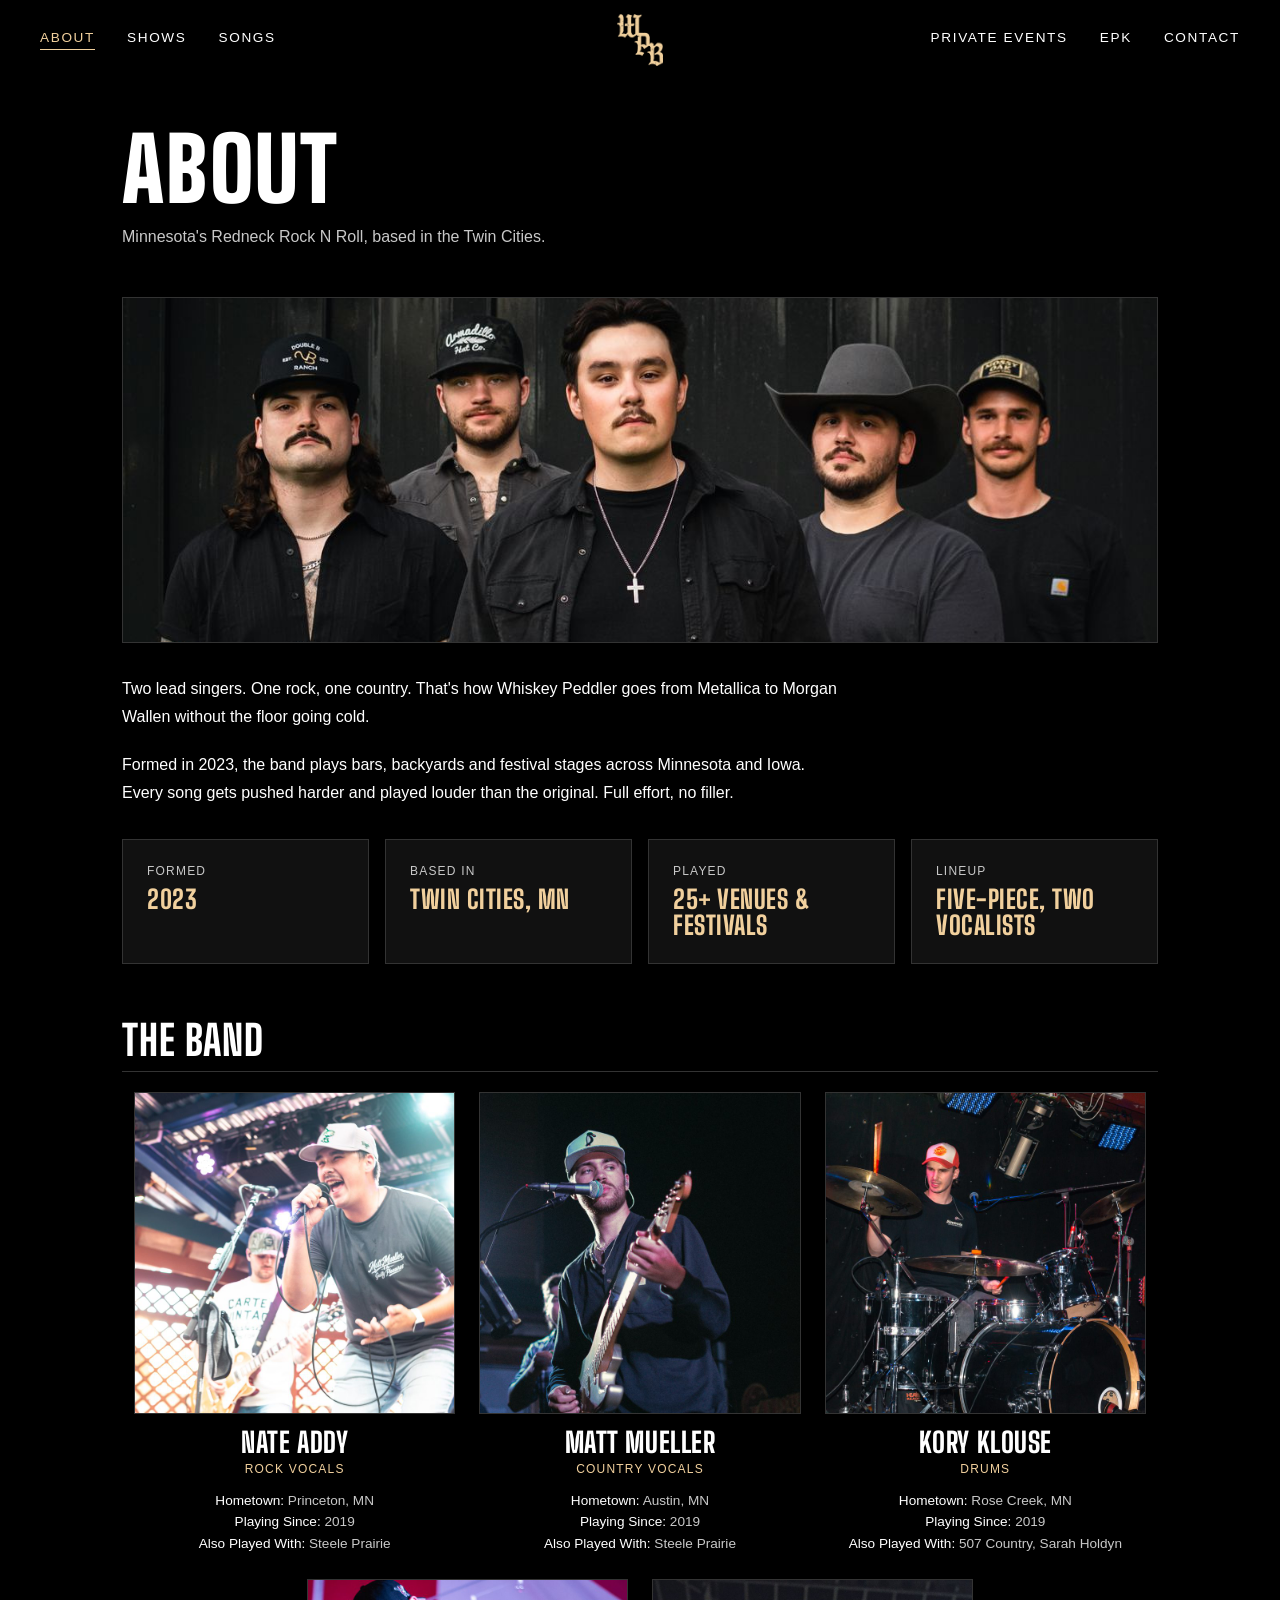
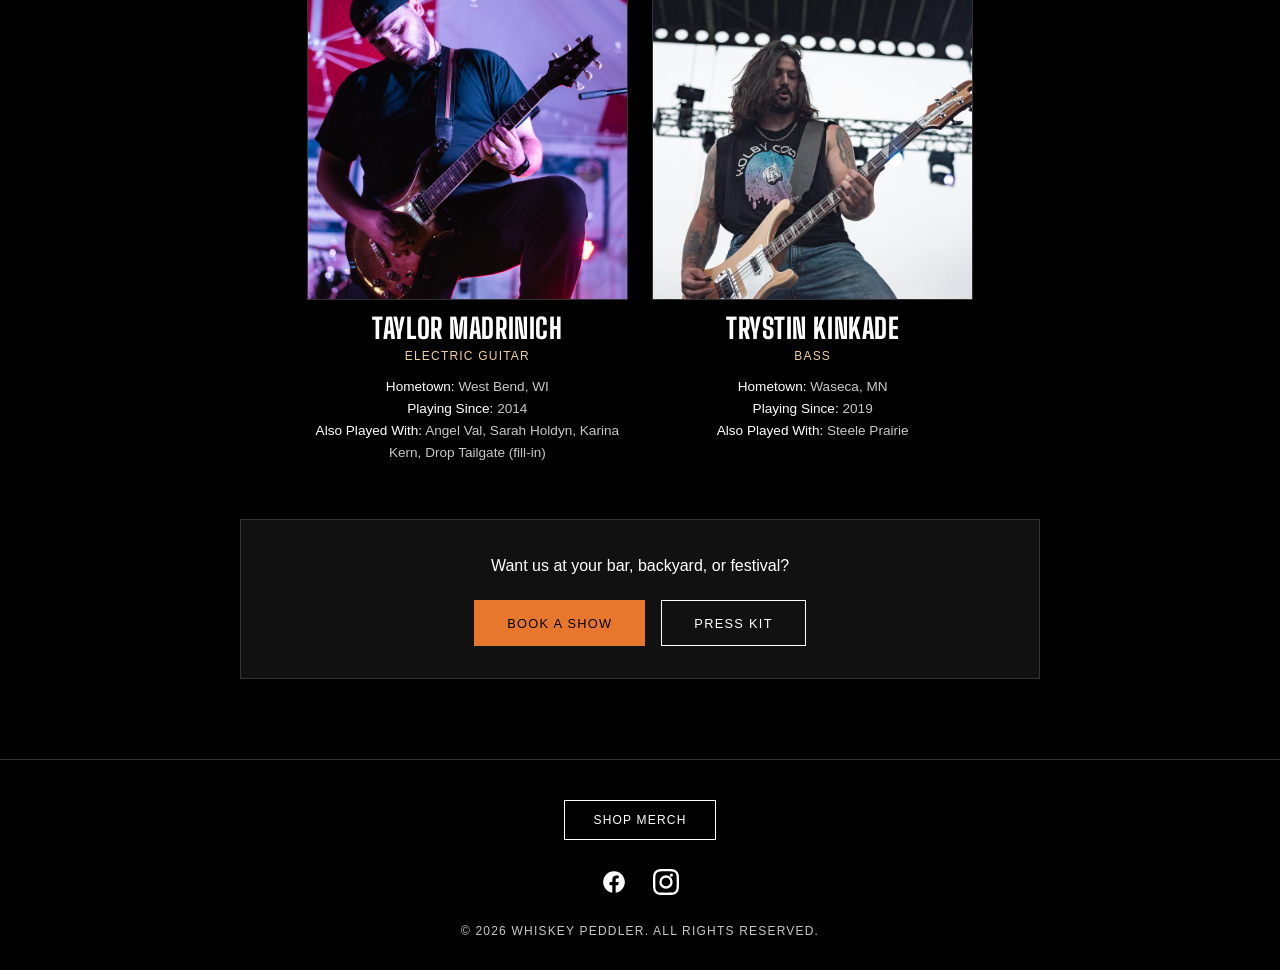
<file: about/index.html>
<!DOCTYPE html>
<html lang="en">
<head>
  <meta charset="UTF-8" />
  <meta name="viewport" content="width=device-width, initial-scale=1.0" />
  <title>About Whiskey Peddler — Twin Cities Cover Band | Redneck Rock N Roll</title>
  <meta name="description" content="Meet Whiskey Peddler, a five-piece Minnesota cover band from the Twin Cities with two lead singers, one rock and one country. Redneck Rock N Roll since 2023." />
  <link rel="canonical" href="https://whiskeypeddlerband.com/about/" />
  <meta property="og:type" content="website" />
  <meta property="og:site_name" content="Whiskey Peddler" />
  <meta property="og:title" content="About Whiskey Peddler — Twin Cities Cover Band | Redneck Rock N Roll" />
  <meta property="og:description" content="Meet Whiskey Peddler, a five-piece Minnesota cover band from the Twin Cities with two lead singers, one rock and one country. Redneck Rock N Roll since 2023." />
  <meta property="og:url" content="https://whiskeypeddlerband.com/about/" />
  <meta property="og:image" content="https://whiskeypeddlerband.com/assets/og-image.jpg" />
  <meta property="og:image:width" content="1200" />
  <meta property="og:image:height" content="630" />
  <meta property="og:image:alt" content="Whiskey Peddler, Minnesota's Redneck Rock N Roll band" />
  <meta name="twitter:card" content="summary_large_image" />
  <link rel="preconnect" href="https://fonts.googleapis.com" />
  <link rel="preconnect" href="https://fonts.gstatic.com" crossorigin />
  <link rel="stylesheet" href="https://fonts.googleapis.com/css2?family=Big+Shoulders+Display:wght@800;900&display=swap" />
  <link rel="stylesheet" href="../css/style.css" />
  <link rel="icon" type="image/png" href="../assets/favicon-64.png" />
  <link rel="apple-touch-icon" href="../assets/apple-touch-icon.png" />
</head>
<body>

  <div id="site-header"></div>

  <main class="page-section">
    <h1 class="page-title">About</h1>
    <p class="page-subtitle">Minnesota's Redneck Rock N Roll, based in the Twin Cities.</p>

    <img class="about-photo"
      src="../assets/hero-1200.jpg"
      srcset="../assets/hero-1200.jpg 1200w, ../assets/hero-2400.jpg 2400w"
      sizes="(max-width: 1100px) 100vw, 1036px"
      alt="Whiskey Peddler: Nate Addy, Matt Mueller, Kory Klouse, Taylor Madrinich and Trystin Kinkade" />

    <p class="body-copy">
      Two lead singers. One rock, one country. That's how Whiskey Peddler goes from Metallica to
      Morgan Wallen without the floor going cold.
    </p>
    <p class="body-copy">
      Formed in 2023, the band plays bars, backyards and festival stages across Minnesota and Iowa.
      Every song gets pushed harder and played louder than the original. Full effort, no filler.
    </p>

    <div class="fact-grid about-facts">
      <div class="fact-card">
        <div class="fact-label">Formed</div>
        <div class="fact-value">2023</div>
      </div>
      <div class="fact-card">
        <div class="fact-label">Based In</div>
        <div class="fact-value">Twin Cities, MN</div>
      </div>
      <div class="fact-card">
        <div class="fact-label">Played</div>
        <div class="fact-value">25+ Venues &amp; Festivals</div>
      </div>
      <div class="fact-card">
        <div class="fact-label">Lineup</div>
        <div class="fact-value">Five-Piece, Two Vocalists</div>
      </div>
    </div>

    <h2 class="section-heading">The Band</h2>
    <div class="member-grid">
      <div class="member-card">
        <img class="member-photo" src="../assets/bandnate.jpg" alt="Nate Addy" loading="lazy" />
        <div class="member-name">Nate Addy</div>
        <div class="member-role">Rock Vocals</div>
        <div class="member-detail">
          <strong>Hometown:</strong> Princeton, MN<br />
          <strong>Playing Since:</strong> 2019<br />
          <strong>Also Played With:</strong> Steele Prairie
        </div>
      </div>
      <div class="member-card">
        <img class="member-photo" src="../assets/bandmatt.jpg" alt="Matt Mueller" loading="lazy" />
        <div class="member-name">Matt Mueller</div>
        <div class="member-role">Country Vocals</div>
        <div class="member-detail">
          <strong>Hometown:</strong> Austin, MN<br />
          <strong>Playing Since:</strong> 2019<br />
          <strong>Also Played With:</strong> Steele Prairie
        </div>
      </div>
      <div class="member-card">
        <img class="member-photo" src="../assets/bandkory.jpg" alt="Kory Klouse" loading="lazy" />
        <div class="member-name">Kory Klouse</div>
        <div class="member-role">Drums</div>
        <div class="member-detail">
          <strong>Hometown:</strong> Rose Creek, MN<br />
          <strong>Playing Since:</strong> 2019<br />
          <strong>Also Played With:</strong> 507 Country, Sarah Holdyn
        </div>
      </div>
      <div class="member-card">
        <img class="member-photo" src="../assets/bandtaylor2.jpg" alt="Taylor Madrinich" loading="lazy" />
        <div class="member-name">Taylor Madrinich</div>
        <div class="member-role">Electric Guitar</div>
        <div class="member-detail">
          <strong>Hometown:</strong> West Bend, WI<br />
          <strong>Playing Since:</strong> 2014<br />
          <strong>Also Played With:</strong> Angel Val, Sarah Holdyn, Karina Kern, Drop Tailgate (fill-in)
        </div>
      </div>
      <div class="member-card">
        <img class="member-photo" src="../assets/bandtrystin.jpg" alt="Trystin Kinkade" loading="lazy" />
        <div class="member-name">Trystin Kinkade</div>
        <div class="member-role">Bass</div>
        <div class="member-detail">
          <strong>Hometown:</strong> Waseca, MN<br />
          <strong>Playing Since:</strong> 2019<br />
          <strong>Also Played With:</strong> Steele Prairie
        </div>
      </div>
    </div>

    <div class="shows-cta">
      <p class="body-copy">Want us at your bar, backyard, or festival?</p>
      <div class="cta-row">
        <a href="../contact/" class="hero-btn">Book a Show</a>
        <a href="../press-kit/" class="hero-btn hero-btn-outline">Press Kit</a>
      </div>
    </div>
  </main>

  <div id="site-footer"></div>

  <script>window.SITE_BASE = "../";</script>
  <script src="../js/main.js"></script>
</body>
</html>
</file>
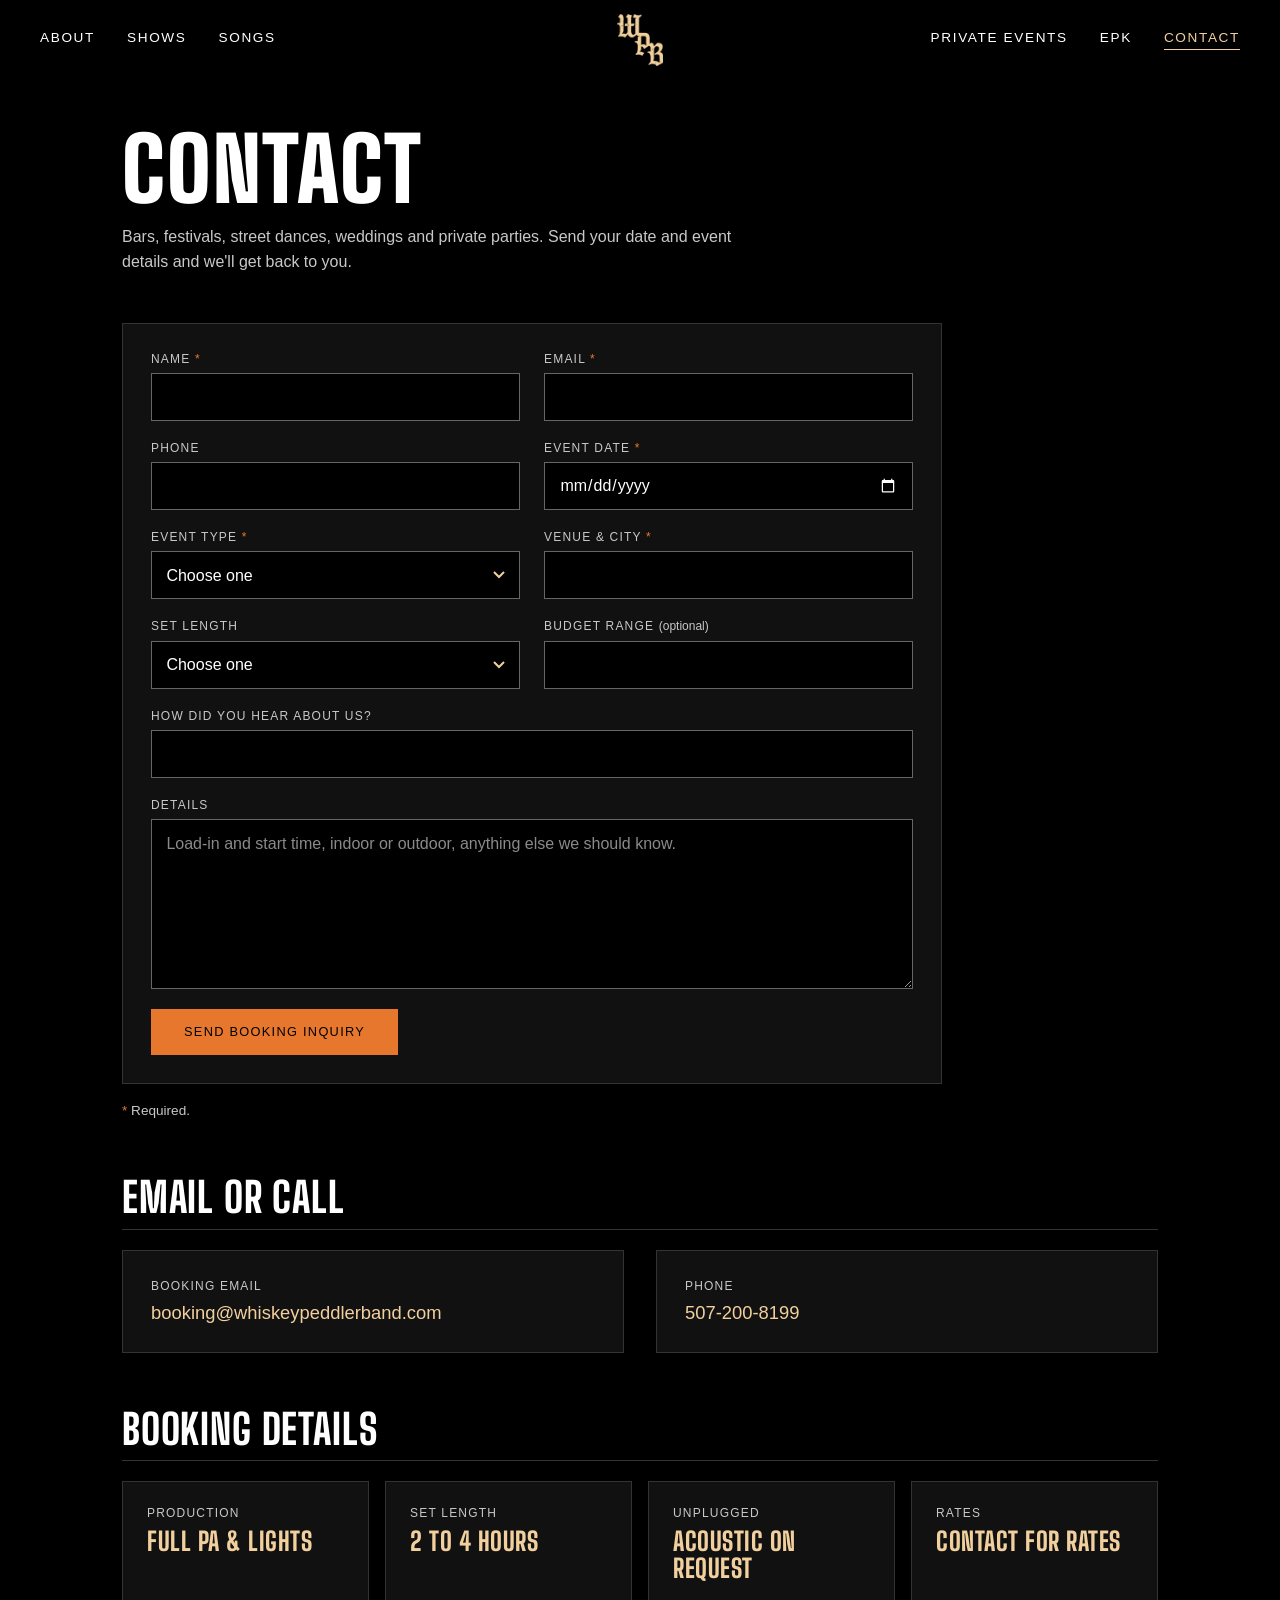
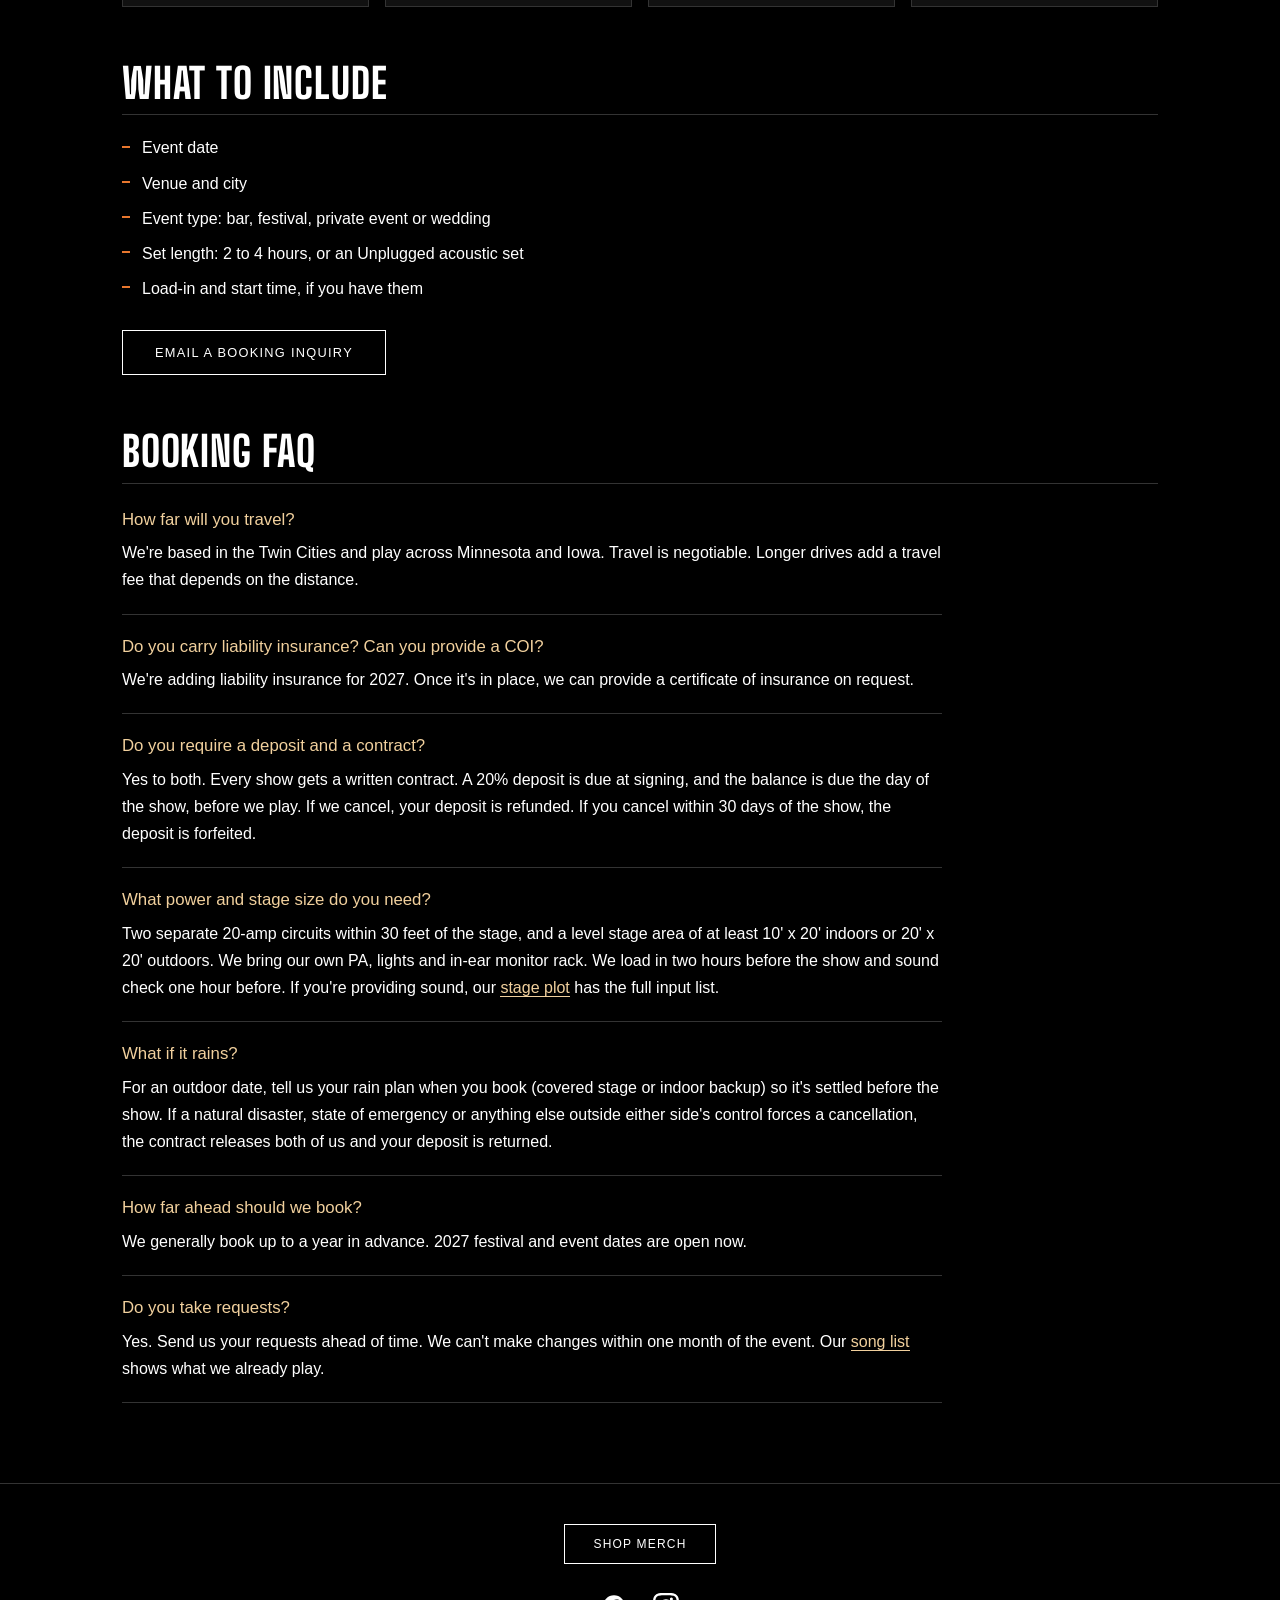
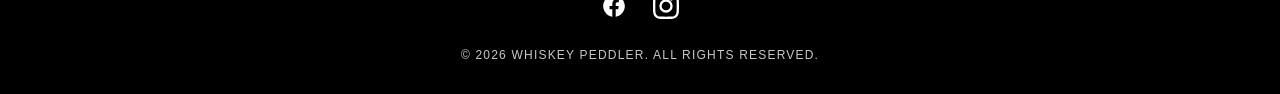
<file: contact/index.html>
<!DOCTYPE html>
<html lang="en">
<head>
  <meta charset="UTF-8" />
  <meta name="viewport" content="width=device-width, initial-scale=1.0" />
  <title>Book Whiskey Peddler — Minnesota Party Band for Festivals &amp; Weddings</title>
  <meta name="description" content="Book Whiskey Peddler, Minnesota's Redneck Rock N Roll cover band, for your bar, festival, street dance, wedding or private party. Send your date and event details." />
  <link rel="canonical" href="https://whiskeypeddlerband.com/contact/" />
  <meta property="og:type" content="website" />
  <meta property="og:site_name" content="Whiskey Peddler" />
  <meta property="og:title" content="Book Whiskey Peddler — Minnesota Party Band for Festivals &amp; Weddings" />
  <meta property="og:description" content="Book Whiskey Peddler, Minnesota's Redneck Rock N Roll cover band, for your bar, festival, street dance, wedding or private party. Send your date and event details." />
  <meta property="og:url" content="https://whiskeypeddlerband.com/contact/" />
  <meta property="og:image" content="https://whiskeypeddlerband.com/assets/og-image.jpg" />
  <meta property="og:image:width" content="1200" />
  <meta property="og:image:height" content="630" />
  <meta property="og:image:alt" content="Whiskey Peddler, Minnesota's Redneck Rock N Roll band" />
  <meta name="twitter:card" content="summary_large_image" />
  <link rel="preconnect" href="https://fonts.googleapis.com" />
  <link rel="preconnect" href="https://fonts.gstatic.com" crossorigin />
  <link rel="stylesheet" href="https://fonts.googleapis.com/css2?family=Big+Shoulders+Display:wght@800;900&display=swap" />
  <link rel="stylesheet" href="../css/style.css" />
  <link rel="icon" type="image/png" href="../assets/favicon-64.png" />
  <link rel="apple-touch-icon" href="../assets/apple-touch-icon.png" />
</head>
<body>

  <div id="site-header"></div>

  <main class="page-section">
    <h1 class="page-title">Contact</h1>
    <p class="page-subtitle">Bars, festivals, street dances, weddings and private parties. Send your date and event details and we'll get back to you.</p>

    <!-- Thank-you message: shown by the script at the bottom when the URL has ?success=true -->
    <div id="success-message" class="form-success" hidden>
      <h2>Inquiry Sent</h2>
      <p>Thanks. Your booking inquiry is in. We'll reply to the email you gave us. If it's time-sensitive, call <a href="tel:15072008199">507-200-8199</a>.</p>
    </div>

    <div id="booking-form-wrap">
      <form id="booking-form" class="booking-form" action="https://api.staticforms.dev/submit" method="post">
        <!-- StaticForms API key: submissions go to the email on that StaticForms account -->
        <input type="hidden" name="apiKey" value="sf_18e8a7ff0596a0c0f5dc5132" />
        <input type="hidden" name="subject" value="New Whiskey Peddler Booking Inquiry" />
        <!-- Reply-to: StaticForms uses the "email" field below -->
        <input type="hidden" name="redirectTo" value="https://whiskeypeddlerband.com/contact/?success=true" />

        <!-- Honeypot: hidden from people, filled in by bots -->
        <input type="text" name="honeypot" style="display:none" tabindex="-1" autocomplete="off" aria-hidden="true" />

        <div class="form-field">
          <label for="bf-name">Name <span class="req">*</span></label>
          <input id="bf-name" type="text" name="name" autocomplete="name" required />
        </div>
        <div class="form-field">
          <label for="bf-email">Email <span class="req">*</span></label>
          <input id="bf-email" type="email" name="email" autocomplete="email" required />
        </div>
        <div class="form-field">
          <label for="bf-phone">Phone</label>
          <input id="bf-phone" type="tel" name="phone" autocomplete="tel" />
        </div>
        <div class="form-field">
          <label for="bf-date">Event date <span class="req">*</span></label>
          <input id="bf-date" type="date" name="event_date" required />
        </div>
        <div class="form-field">
          <label for="bf-type">Event type <span class="req">*</span></label>
          <select id="bf-type" name="event_type" required>
            <option value="" selected disabled>Choose one</option>
            <option value="Bar" data-key="bar">Bar</option>
            <option value="Festival or town celebration" data-key="festival">Festival or town celebration</option>
            <option value="Private party" data-key="private-party">Private party</option>
            <option value="Wedding" data-key="wedding">Wedding</option>
            <option value="Corporate" data-key="corporate">Corporate</option>
            <option value="Other" data-key="other">Other</option>
          </select>
        </div>
        <div class="form-field">
          <label for="bf-venue">Venue &amp; city <span class="req">*</span></label>
          <input id="bf-venue" type="text" name="venue_and_city" required />
        </div>
        <div class="form-field">
          <label for="bf-set">Set length</label>
          <select id="bf-set" name="set_length">
            <option value="" selected>Choose one</option>
            <option>2 hours</option>
            <option>3 hours</option>
            <option>4 hours</option>
            <option>Unplugged acoustic</option>
            <option>Not sure</option>
          </select>
        </div>
        <div class="form-field">
          <label for="bf-budget">Budget range <span class="optional">(optional)</span></label>
          <input id="bf-budget" type="text" name="budget_range" />
        </div>
        <div class="form-field full">
          <label for="bf-heard">How did you hear about us?</label>
          <input id="bf-heard" type="text" name="heard_about_us" />
        </div>
        <div class="form-field full">
          <label for="bf-details">Details</label>
          <textarea id="bf-details" name="message" rows="6" placeholder="Load-in and start time, indoor or outdoor, anything else we should know."></textarea>
        </div>
        <div class="form-actions">
          <button type="submit" class="hero-btn">Send Booking Inquiry</button>
        </div>
      </form>
      <p class="form-note"><span class="req">*</span> Required.</p>
    </div>

    <h2 class="section-heading">Email or Call</h2>
    <div class="contact-grid">
      <div class="contact-card">
        <div class="contact-label">Booking Email</div>
        <div class="contact-value">
          <a href="mailto:booking@whiskeypeddlerband.com">booking@whiskeypeddlerband.com</a>
        </div>
      </div>
      <div class="contact-card">
        <div class="contact-label">Phone</div>
        <div class="contact-value">
          <a href="tel:15072008199">507-200-8199</a>
        </div>
      </div>
    </div>

    <h2 class="section-heading">Booking Details</h2>
    <div class="fact-grid">
      <div class="fact-card">
        <div class="fact-label">Production</div>
        <div class="fact-value">Full PA &amp; Lights</div>
      </div>
      <div class="fact-card">
        <div class="fact-label">Set Length</div>
        <div class="fact-value">2 to 4 Hours</div>
      </div>
      <div class="fact-card">
        <div class="fact-label">Unplugged</div>
        <div class="fact-value">Acoustic on Request</div>
      </div>
      <div class="fact-card">
        <div class="fact-label">Rates</div>
        <div class="fact-value">Contact for Rates</div>
      </div>
    </div>

    <h2 class="section-heading">What to Include</h2>
    <ul class="include-list">
      <li>Event date</li>
      <li>Venue and city</li>
      <li>Event type: bar, festival, private event or wedding</li>
      <li>Set length: 2 to 4 hours, or an Unplugged acoustic set</li>
      <li>Load-in and start time, if you have them</li>
    </ul>
    <a href="mailto:booking@whiskeypeddlerband.com?subject=Booking%20Inquiry%20-%20Whiskey%20Peddler&amp;body=Event%20date%3A%0AVenue%20/%20city%3A%0AEvent%20type%20%28bar%2C%20festival%2C%20private%20event%2C%20wedding%29%3A%0ASet%20length%20%282-4%20hours%29%20or%20Unplugged%20acoustic%20set%3A%0ALoad-in%20/%20start%20time%3A%0AYour%20name%20%26%20phone%3A%0A" class="hero-btn hero-btn-outline">Email a Booking Inquiry</a>

    <h2 class="section-heading" id="faq">Booking FAQ</h2>
    <div class="faq-list">
      <div class="faq-item">
        <h3>How far will you travel?</h3>
        <p>We're based in the Twin Cities and play across Minnesota and Iowa. Travel is negotiable. Longer drives add a travel fee that depends on the distance.</p>
      </div>
      <div class="faq-item">
        <h3>Do you carry liability insurance? Can you provide a COI?</h3>
        <p>We're adding liability insurance for 2027. Once it's in place, we can provide a certificate of insurance on request.</p>
      </div>
      <div class="faq-item">
        <h3>Do you require a deposit and a contract?</h3>
        <p>Yes to both. Every show gets a written contract. A 20% deposit is due at signing, and the balance is due the day of the show, before we play. If we cancel, your deposit is refunded. If you cancel within 30 days of the show, the deposit is forfeited.</p>
      </div>
      <div class="faq-item">
        <h3>What power and stage size do you need?</h3>
        <p>Two separate 20-amp circuits within 30 feet of the stage, and a level stage area of at least 10' x 20' indoors or 20' x 20' outdoors. We bring our own PA, lights and in-ear monitor rack. We load in two hours before the show and sound check one hour before. If you're providing sound, our <a href="../assets/Whiskey%20Peddler%20Stage%20Plot.pdf" target="_blank" rel="noopener">stage plot</a> has the full input list.</p>
      </div>
      <div class="faq-item">
        <h3>What if it rains?</h3>
        <p>For an outdoor date, tell us your rain plan when you book (covered stage or indoor backup) so it's settled before the show. If a natural disaster, state of emergency or anything else outside either side's control forces a cancellation, the contract releases both of us and your deposit is returned.</p>
      </div>
      <div class="faq-item">
        <h3>How far ahead should we book?</h3>
        <p>We generally book up to a year in advance. 2027 festival and event dates are open now.</p>
      </div>
      <div class="faq-item">
        <h3>Do you take requests?</h3>
        <p>Yes. Send us your requests ahead of time. We can't make changes within one month of the event. Our <a href="../songs/">song list</a> shows what we already play.</p>
      </div>
    </div>
  </main>

  <div id="site-footer"></div>

  <script>window.SITE_BASE = "../";</script>
  <script src="../js/main.js"></script>
  <script>
    /* BOOKING FORM: thank-you swap + event-type preselect */
    (function () {
      var params = new URLSearchParams(window.location.search);

      // After StaticForms redirects back with ?success=true, swap the form for the thank-you message.
      if (params.get('success') === 'true') {
        var wrap = document.getElementById('booking-form-wrap');
        var success = document.getElementById('success-message');
        if (wrap) wrap.hidden = true;
        if (success) success.hidden = false;
        return;
      }

      // Preselect the event type from links like /contact/?type=wedding
      var type = params.get('type');
      var select = document.getElementById('bf-type');
      if (type && select) {
        var option = select.querySelector('option[data-key="' + type.replace(/[^a-z-]/g, '') + '"]');
        if (option) select.value = option.value;
      }
    })();
  </script>
</body>
</html>
</file>
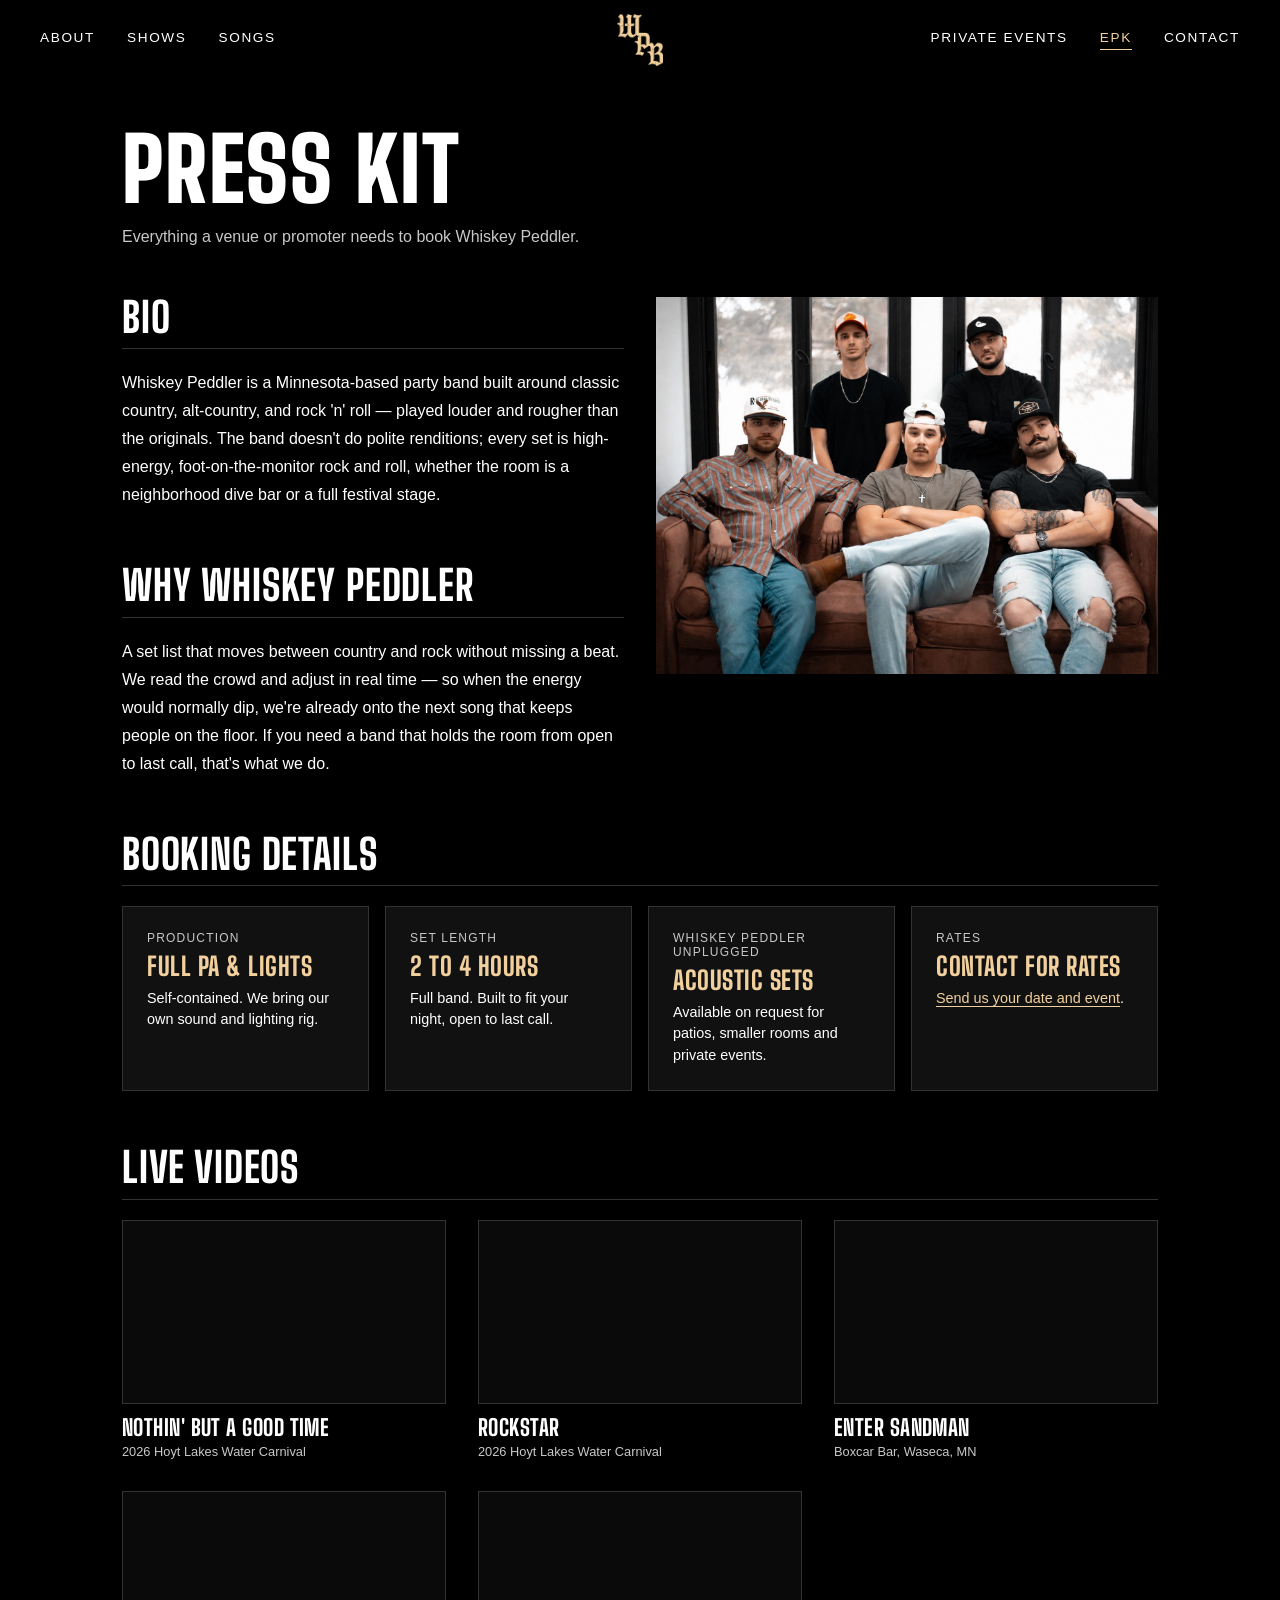
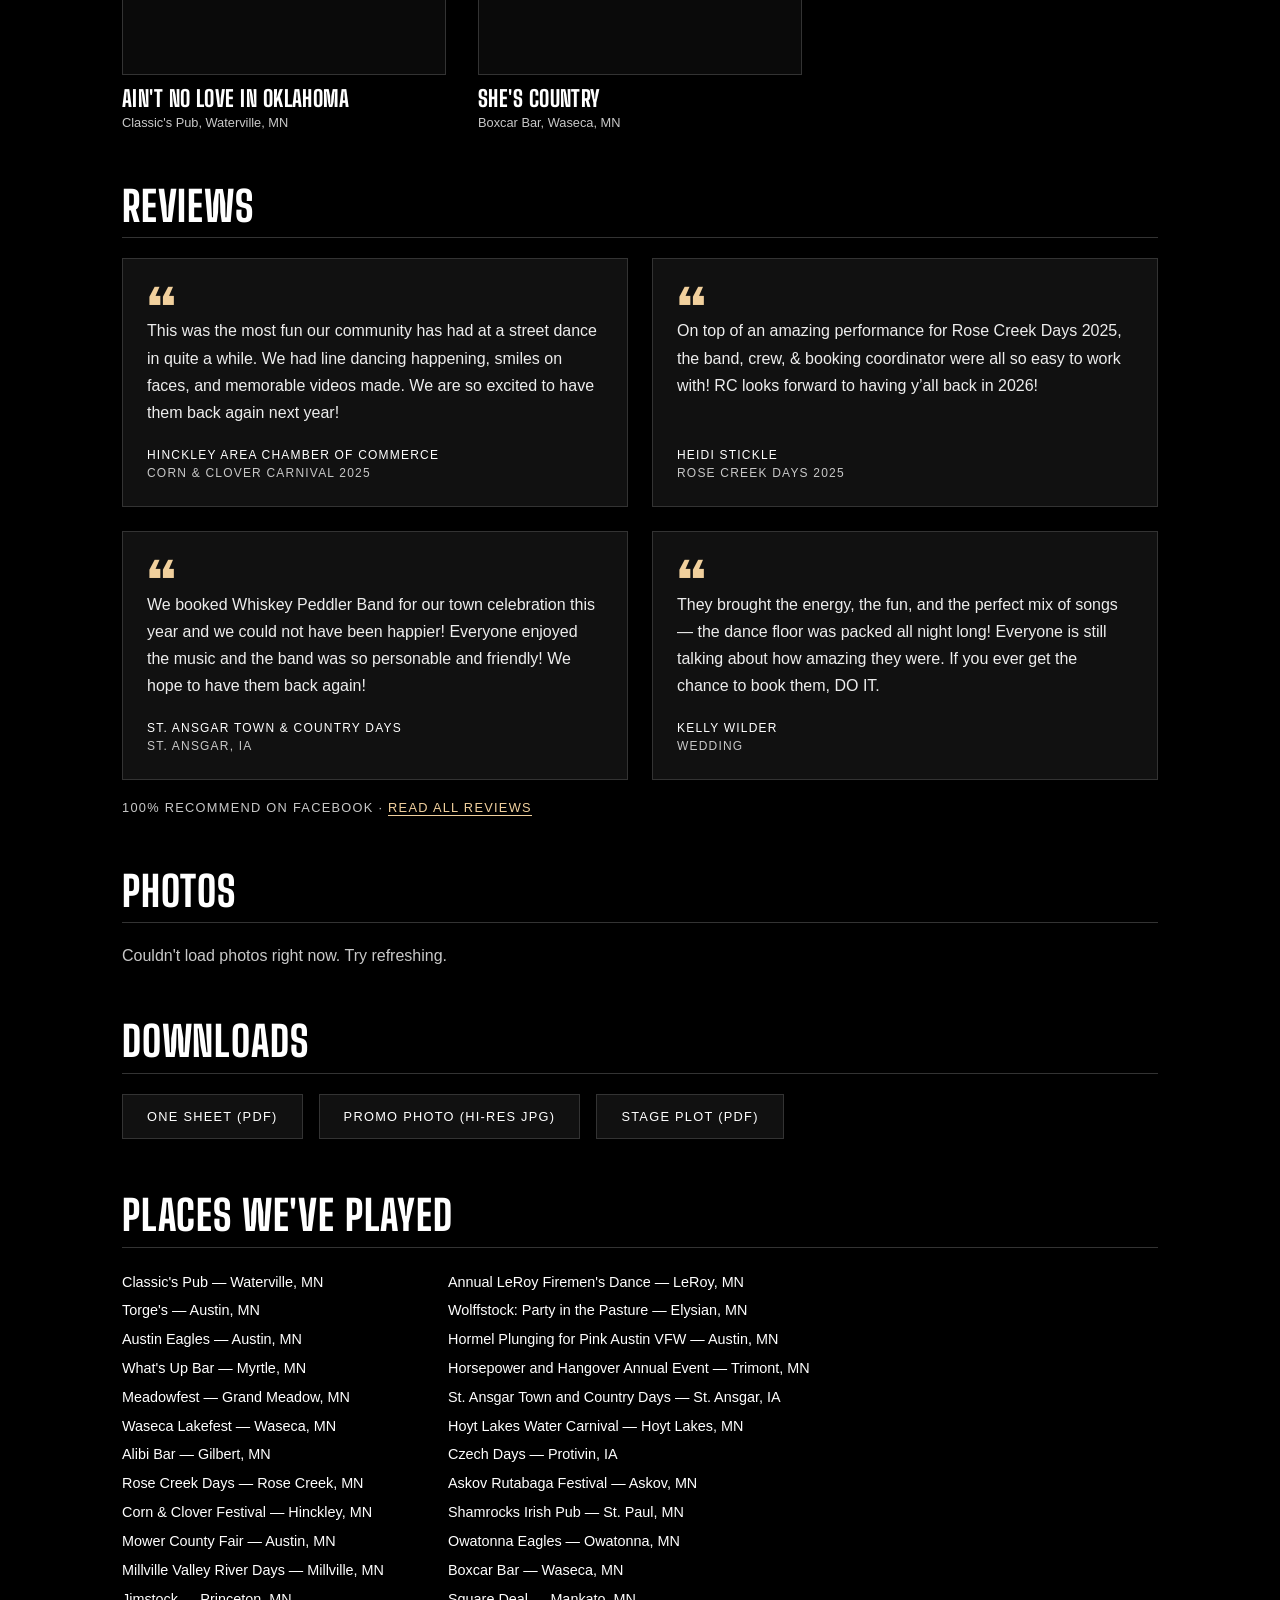
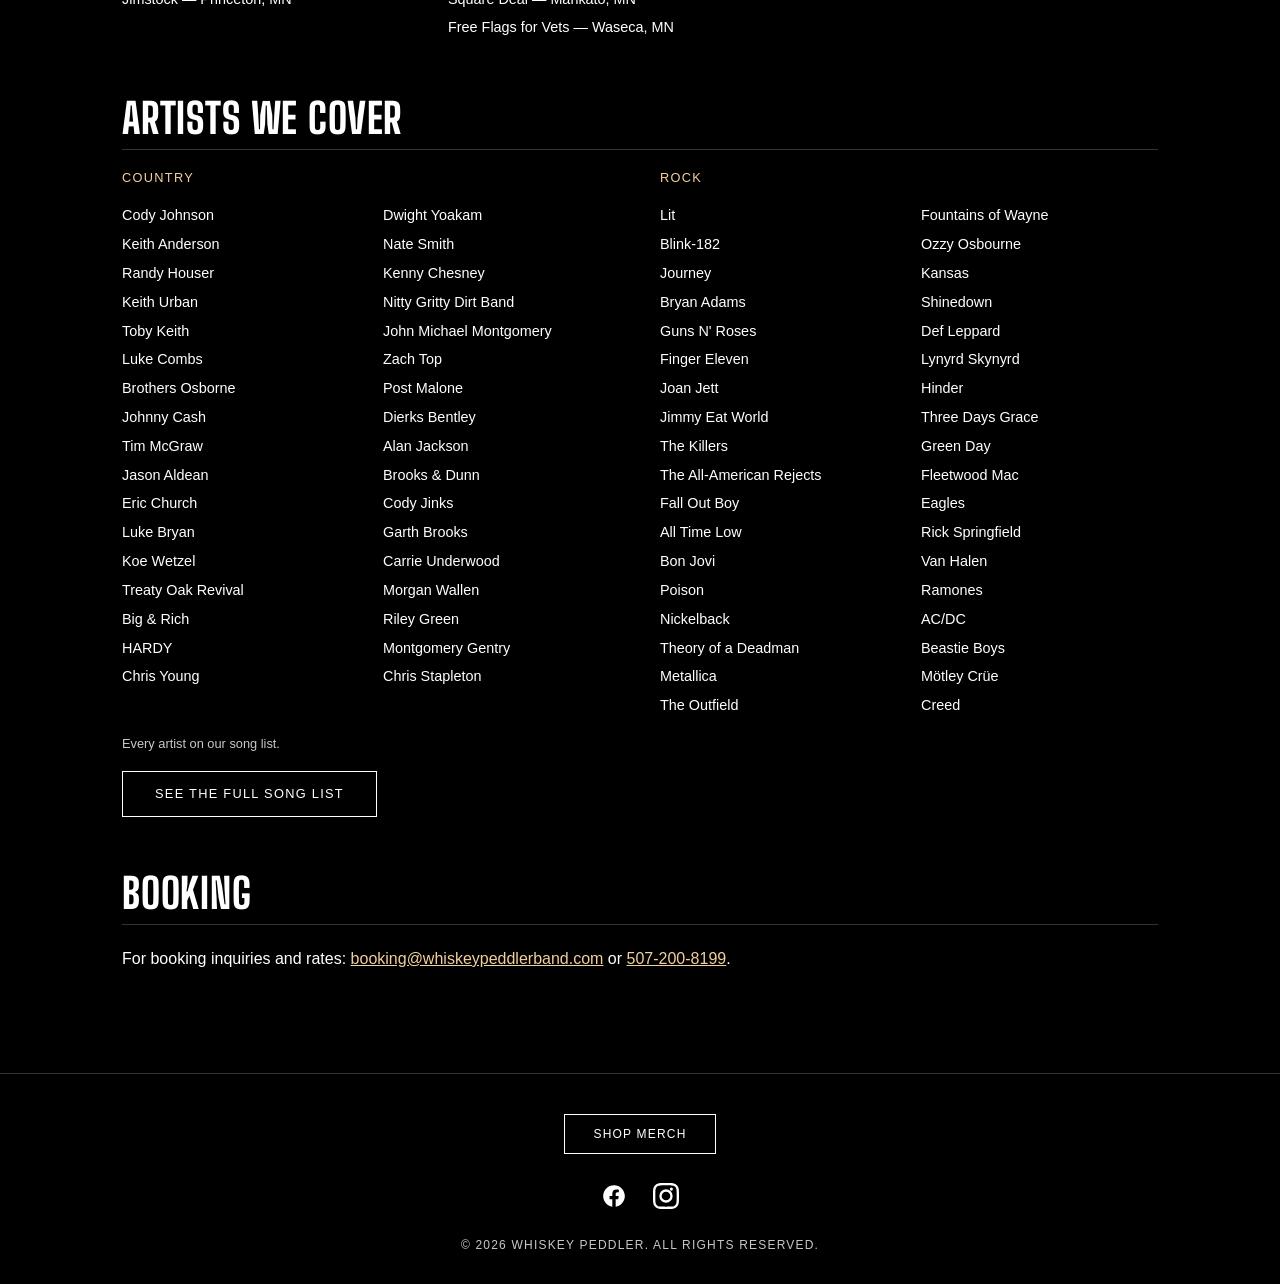
<file: press-kit/index.html>
<!DOCTYPE html>
<html lang="en">
<head>
  <meta charset="UTF-8" />
  <meta name="viewport" content="width=device-width, initial-scale=1.0" />
  <title>EPK — Whiskey Peddler | Minnesota Party Band for Festivals &amp; Bars</title>
  <meta name="description" content="Whiskey Peddler press kit: bio, reviews, live videos, photos and stage plot. Minnesota cover band playing Redneck Rock N Roll. Full PA and lights, 2 to 4 hour sets." />
  <link rel="canonical" href="https://whiskeypeddlerband.com/press-kit/" />
  <meta property="og:type" content="website" />
  <meta property="og:site_name" content="Whiskey Peddler" />
  <meta property="og:title" content="EPK — Whiskey Peddler | Minnesota Party Band for Festivals &amp; Bars" />
  <meta property="og:description" content="Whiskey Peddler press kit: bio, reviews, live videos, photos and stage plot. Minnesota cover band playing Redneck Rock N Roll. Full PA and lights, 2 to 4 hour sets." />
  <meta property="og:url" content="https://whiskeypeddlerband.com/press-kit/" />
  <meta property="og:image" content="https://whiskeypeddlerband.com/assets/og-image.jpg" />
  <meta property="og:image:width" content="1200" />
  <meta property="og:image:height" content="630" />
  <meta property="og:image:alt" content="Whiskey Peddler, Minnesota's Redneck Rock N Roll band" />
  <meta name="twitter:card" content="summary_large_image" />
  <link rel="preconnect" href="https://fonts.googleapis.com" />
  <link rel="preconnect" href="https://fonts.gstatic.com" crossorigin />
  <link rel="stylesheet" href="https://fonts.googleapis.com/css2?family=Big+Shoulders+Display:wght@800;900&display=swap" />
  <link rel="stylesheet" href="../css/style.css" />
  <link rel="icon" type="image/png" href="../assets/favicon-64.png" />
  <link rel="apple-touch-icon" href="../assets/apple-touch-icon.png" />
</head>
<body>

  <div id="site-header"></div>

  <main class="page-section">
    <h1 class="page-title">Press Kit</h1>
    <p class="page-subtitle">Everything a venue or promoter needs to book Whiskey Peddler.</p>

    <div class="bio-split">
      <div class="bio-text-stack">
        <h2 class="section-heading">Bio</h2>
        <p class="body-copy">
          Whiskey Peddler is a Minnesota-based party band built around classic country, alt-country, and
          rock 'n' roll — played louder and rougher than the originals. The band doesn't do polite
          renditions; every set is high-energy, foot-on-the-monitor rock and roll, whether the room is a
          neighborhood dive bar or a full festival stage.
        </p>

        <h2 class="section-heading">Why Whiskey Peddler</h2>
        <p class="body-copy">
          A set list that moves between country and rock without missing a beat. We read the crowd
          and adjust in real time — so when the energy would normally dip, we're already onto the next
          song that keeps people on the floor. If you need a band that holds the room from open to last
          call, that's what we do.
        </p>
      </div>
      <img class="bio-image" src="../assets/wpbhero.jpg" loading="lazy" alt="Whiskey Peddler" />
    </div>


    <h2 class="section-heading">Booking Details</h2>
    <div class="fact-grid">
      <div class="fact-card">
        <div class="fact-label">Production</div>
        <div class="fact-value">Full PA &amp; Lights</div>
        <p class="fact-note">Self-contained. We bring our own sound and lighting rig.</p>
      </div>
      <div class="fact-card">
        <div class="fact-label">Set Length</div>
        <div class="fact-value">2 to 4 Hours</div>
        <p class="fact-note">Full band. Built to fit your night, open to last call.</p>
      </div>
      <div class="fact-card">
        <div class="fact-label">Whiskey Peddler Unplugged</div>
        <div class="fact-value">Acoustic Sets</div>
        <p class="fact-note">Available on request for patios, smaller rooms and private events.</p>
      </div>
      <div class="fact-card">
        <div class="fact-label">Rates</div>
        <div class="fact-value">Contact for Rates</div>
        <p class="fact-note"><a href="../contact/">Send us your date and event</a>.</p>
      </div>
    </div>

    <h2 class="section-heading">Live Videos</h2>
    <div class="video-grid">
      <div class="video-item">
        <div class="video-frame">
          <iframe src="https://player.vimeo.com/video/1227557357?badge=0&amp;byline=0&amp;portrait=0&amp;title=0" title="Nothin' But A Good Time" allow="autoplay; fullscreen; picture-in-picture" allowfullscreen loading="lazy"></iframe>
        </div>
        <div class="video-caption">
          <div class="video-title">Nothin' But A Good Time</div>
          <div class="video-loc">2026 Hoyt Lakes Water Carnival</div>
        </div>
      </div>
      <div class="video-item">
        <div class="video-frame">
          <iframe src="https://player.vimeo.com/video/1230116745?badge=0&amp;byline=0&amp;portrait=0&amp;title=0" title="Rockstar" allow="autoplay; fullscreen; picture-in-picture" allowfullscreen loading="lazy"></iframe>
        </div>
        <div class="video-caption">
          <div class="video-title">Rockstar</div>
          <div class="video-loc">2026 Hoyt Lakes Water Carnival</div>
        </div>
      </div>
      <div class="video-item">
        <div class="video-frame">
          <iframe src="https://player.vimeo.com/video/1052479116?badge=0&amp;byline=0&amp;h=ca89f2617f&amp;portrait=0&amp;title=0" title="Enter Sandman" allow="autoplay; fullscreen; picture-in-picture" allowfullscreen loading="lazy"></iframe>
        </div>
        <div class="video-caption">
          <div class="video-title">Enter Sandman</div>
          <div class="video-loc">Boxcar Bar, Waseca, MN</div>
        </div>
      </div>
      <div class="video-item">
        <div class="video-frame">
          <iframe src="https://player.vimeo.com/video/1052481207?badge=0&amp;byline=0&amp;h=cdabf853f2&amp;portrait=0&amp;title=0" title="Ain't No Love in Oklahoma" allow="autoplay; fullscreen; picture-in-picture" allowfullscreen loading="lazy"></iframe>
        </div>
        <div class="video-caption">
          <div class="video-title">Ain't No Love in Oklahoma</div>
          <div class="video-loc">Classic's Pub, Waterville, MN</div>
        </div>
      </div>
      <div class="video-item">
        <div class="video-frame">
          <iframe src="https://player.vimeo.com/video/1052479055?badge=0&amp;byline=0&amp;h=0d693c5dbf&amp;portrait=0&amp;title=0" title="She's Country" allow="autoplay; fullscreen; picture-in-picture" allowfullscreen loading="lazy"></iframe>
        </div>
        <div class="video-caption">
          <div class="video-title">She's Country</div>
          <div class="video-loc">Boxcar Bar, Waseca, MN</div>
        </div>
      </div>
    </div>

    <h2 class="section-heading">Reviews</h2>
    <div class="review-grid">
      <figure class="review-card">
        <blockquote>This was the most fun our community has had at a street dance in quite a while. We had line dancing happening, smiles on faces, and memorable videos made. We are so excited to have them back again next year!</blockquote>
        <figcaption><strong>Hinckley Area Chamber of Commerce</strong>Corn &amp; Clover Carnival 2025</figcaption>
      </figure>
      <figure class="review-card">
        <blockquote>On top of an amazing performance for Rose Creek Days 2025, the band, crew, &amp; booking coordinator were all so easy to work with! RC looks forward to having y&rsquo;all back in 2026!</blockquote>
        <figcaption><strong>Heidi Stickle</strong>Rose Creek Days 2025</figcaption>
      </figure>
      <figure class="review-card">
        <blockquote>We booked Whiskey Peddler Band for our town celebration this year and we could not have been happier! Everyone enjoyed the music and the band was so personable and friendly! We hope to have them back again!</blockquote>
        <figcaption><strong>St. Ansgar Town &amp; Country Days</strong>St. Ansgar, IA</figcaption>
      </figure>
      <figure class="review-card">
        <blockquote>They brought the energy, the fun, and the perfect mix of songs &mdash; the dance floor was packed all night long! Everyone is still talking about how amazing they were. If you ever get the chance to book them, DO IT.</blockquote>
        <figcaption><strong>Kelly Wilder</strong>Wedding</figcaption>
      </figure>
    </div>
    <p class="review-source">100% recommend on Facebook &middot; <a href="https://www.facebook.com/whiskeypeddlerband/reviews" target="_blank" rel="noopener">Read all reviews</a></p>

    <h2 class="section-heading">Photos</h2>
      <div data-gallery data-mode="carousel"></div>

    <h2 class="section-heading">Downloads</h2>
    <div class="download-list">
      <a class="download-link" href="../assets/Whiskey-Peddler-One-Sheet.pdf" target="_blank" rel="noopener">
        One Sheet (PDF)
      </a>
      <a class="download-link" href="../assets/WPB%20Hero%202.jpg" target="_blank" rel="noopener">
        Promo Photo (Hi-Res JPG)
      </a>
      <a class="download-link" href="../assets/Whiskey%20Peddler%20Stage%20Plot.pdf" target="_blank" rel="noopener">
        Stage Plot (PDF)
      </a>
    </div>
    <h2 class="section-heading">Places We've Played</h2>
    <div class="artist-columns places-columns">
      <div>
        <ul>
          <li>Classic's Pub — Waterville, MN</li>
          <li>Torge's — Austin, MN</li>
          <li>Austin Eagles — Austin, MN</li>
          <li>What's Up Bar — Myrtle, MN</li>
          <li>Meadowfest — Grand Meadow, MN</li>
          <li>Waseca Lakefest — Waseca, MN</li>
          <li>Alibi Bar — Gilbert, MN</li>
          <li>Rose Creek Days — Rose Creek, MN</li>
          <li>Corn &amp; Clover Festival — Hinckley, MN</li>
          <li>Mower County Fair — Austin, MN</li>
          <li>Millville Valley River Days — Millville, MN</li>
          <li>Jimstock — Princeton, MN</li>
        </ul>
      </div>
      <div>
        <ul>
          <li>Annual LeRoy Firemen's Dance — LeRoy, MN</li>
          <li>Wolffstock: Party in the Pasture — Elysian, MN</li>
          <li>Hormel Plunging for Pink Austin VFW — Austin, MN</li>
          <li>Horsepower and Hangover Annual Event — Trimont, MN</li>
          <li>St. Ansgar Town and Country Days — St. Ansgar, IA</li>
          <li>Hoyt Lakes Water Carnival — Hoyt Lakes, MN</li>
          <li>Czech Days — Protivin, IA</li>
          <li>Askov Rutabaga Festival — Askov, MN</li>
          <li>Shamrocks Irish Pub — St. Paul, MN</li>
          <li>Owatonna Eagles — Owatonna, MN</li>
          <li>Boxcar Bar — Waseca, MN</li>
          <li>Square Deal — Mankato, MN</li>
          <li>Free Flags for Vets — Waseca, MN</li>
        </ul>
      </div>
    </div>

    <h2 class="section-heading">Artists We Cover</h2>
    <div class="artist-columns">
      <div>
        <h4>Country</h4>
        <ul>
          <li>Cody Johnson</li>
          <li>Keith Anderson</li>
          <li>Randy Houser</li>
          <li>Keith Urban</li>
          <li>Toby Keith</li>
          <li>Luke Combs</li>
          <li>Brothers Osborne</li>
          <li>Johnny Cash</li>
          <li>Tim McGraw</li>
          <li>Jason Aldean</li>
          <li>Eric Church</li>
          <li>Luke Bryan</li>
          <li>Koe Wetzel</li>
          <li>Treaty Oak Revival</li>
          <li>Big &amp; Rich</li>
          <li>HARDY</li>
          <li>Chris Young</li>
          <li>Dwight Yoakam</li>
          <li>Nate Smith</li>
          <li>Kenny Chesney</li>
          <li>Nitty Gritty Dirt Band</li>
          <li>John Michael Montgomery</li>
          <li>Zach Top</li>
          <li>Post Malone</li>
          <li>Dierks Bentley</li>
          <li>Alan Jackson</li>
          <li>Brooks &amp; Dunn</li>
          <li>Cody Jinks</li>
          <li>Garth Brooks</li>
          <li>Carrie Underwood</li>
          <li>Morgan Wallen</li>
          <li>Riley Green</li>
          <li>Montgomery Gentry</li>
          <li>Chris Stapleton</li>
        </ul>
      </div>
      <div>
        <h4>Rock</h4>
        <ul>
          <li>Lit</li>
          <li>Blink-182</li>
          <li>Journey</li>
          <li>Bryan Adams</li>
          <li>Guns N' Roses</li>
          <li>Finger Eleven</li>
          <li>Joan Jett</li>
          <li>Jimmy Eat World</li>
          <li>The Killers</li>
          <li>The All-American Rejects</li>
          <li>Fall Out Boy</li>
          <li>All Time Low</li>
          <li>Bon Jovi</li>
          <li>Poison</li>
          <li>Nickelback</li>
          <li>Theory of a Deadman</li>
          <li>Metallica</li>
          <li>The Outfield</li>
          <li>Fountains of Wayne</li>
          <li>Ozzy Osbourne</li>
          <li>Kansas</li>
          <li>Shinedown</li>
          <li>Def Leppard</li>
          <li>Lynyrd Skynyrd</li>
          <li>Hinder</li>
          <li>Three Days Grace</li>
          <li>Green Day</li>
          <li>Fleetwood Mac</li>
          <li>Eagles</li>
          <li>Rick Springfield</li>
          <li>Van Halen</li>
          <li>Ramones</li>
          <li>AC/DC</li>
          <li>Beastie Boys</li>
          <li>Mötley Crüe</li>
          <li>Creed</li>
        </ul>
      </div>
    </div>
    <p class="artist-note">Every artist on our song list.</p>
    <a href="../songs/" class="hero-btn hero-btn-outline" style="margin-top: 1.25rem;">See the Full Song List</a>

    <h2 class="section-heading">Booking</h2>
    <p class="body-copy booking-contact">
      For booking inquiries and rates:
      <a class="booking-line" href="mailto:booking@whiskeypeddlerband.com" style="text-decoration: underline;">booking@whiskeypeddlerband.com</a><span class="booking-join"> or</span>
      <a class="booking-line booking-phone" href="tel:15072008199" style="text-decoration: underline;">507-200-8199</a><span class="booking-join">.</span>
    </p>
  </main>

  <div id="site-footer"></div>

  <script>window.SITE_BASE = "../";</script>
  <script src="../js/main.js"></script>
  <script src="../js/gallery.js"></script>
</body>
</html>
</file>
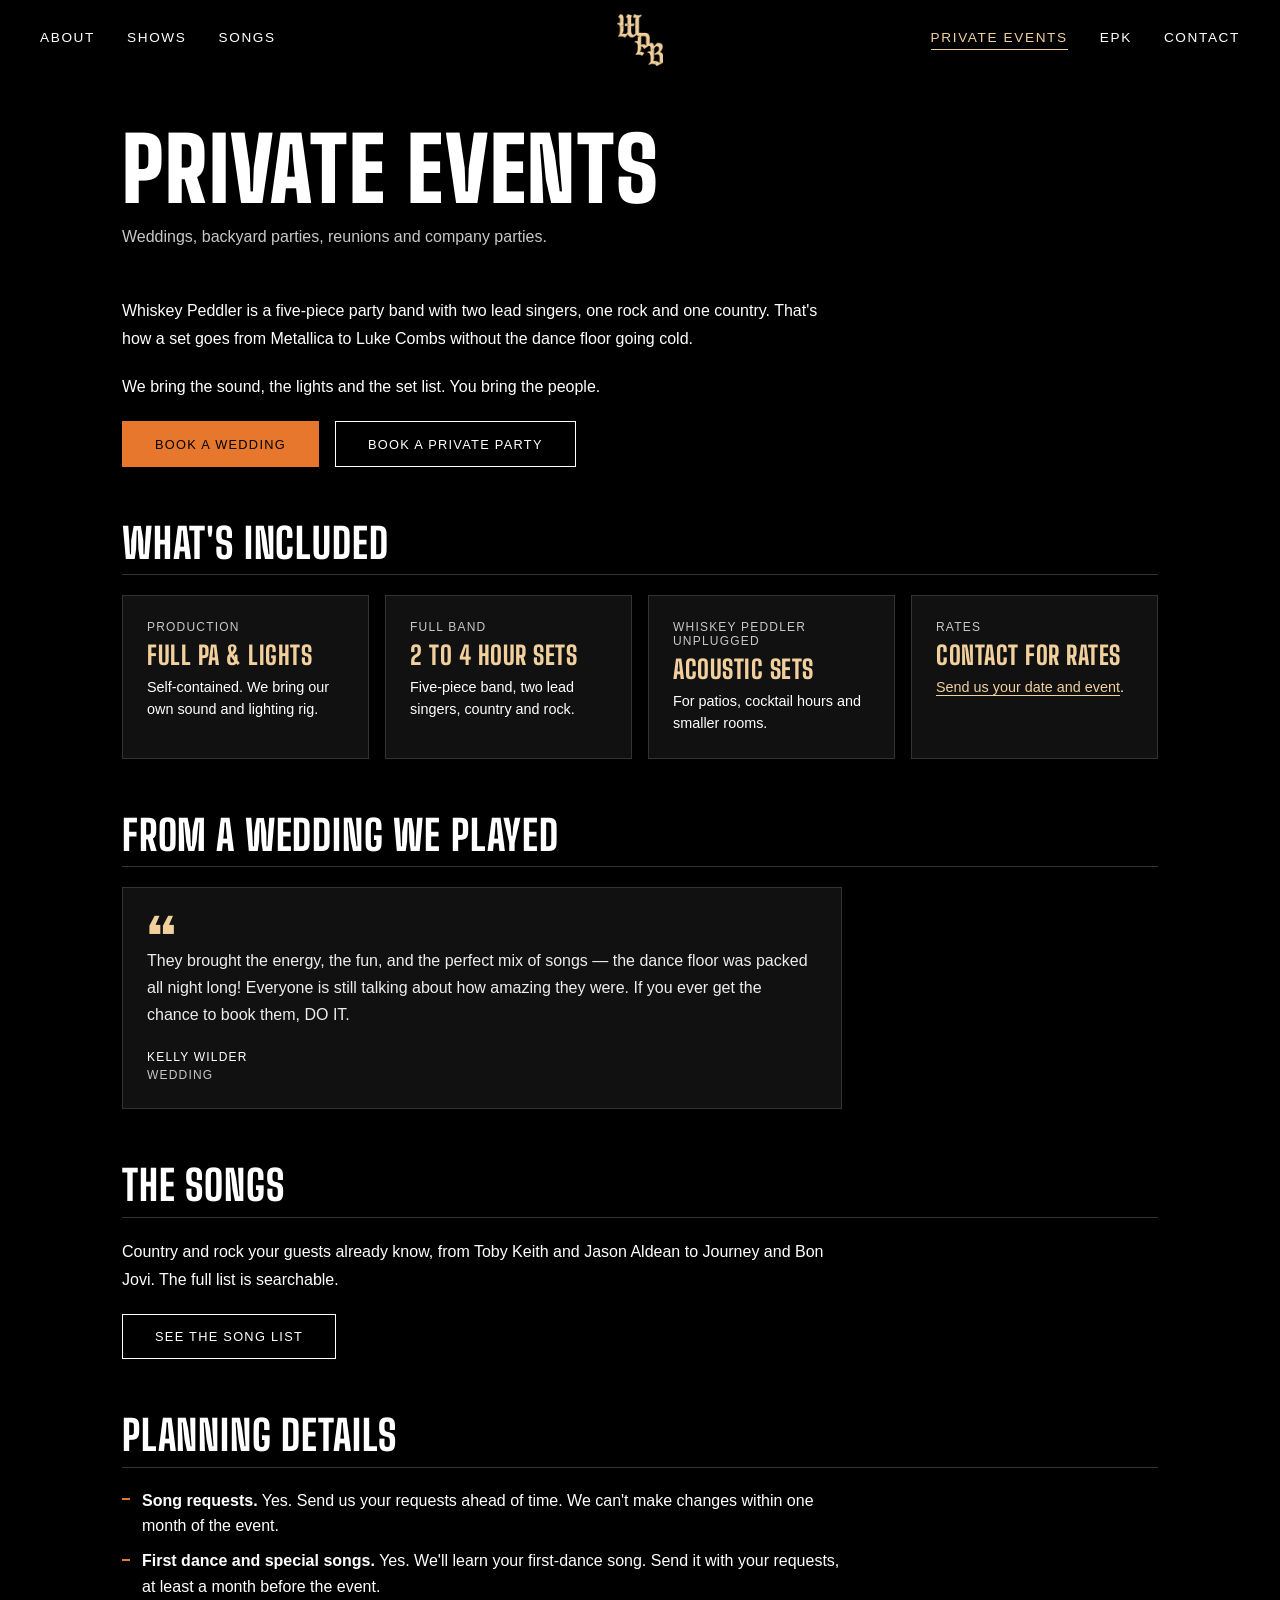
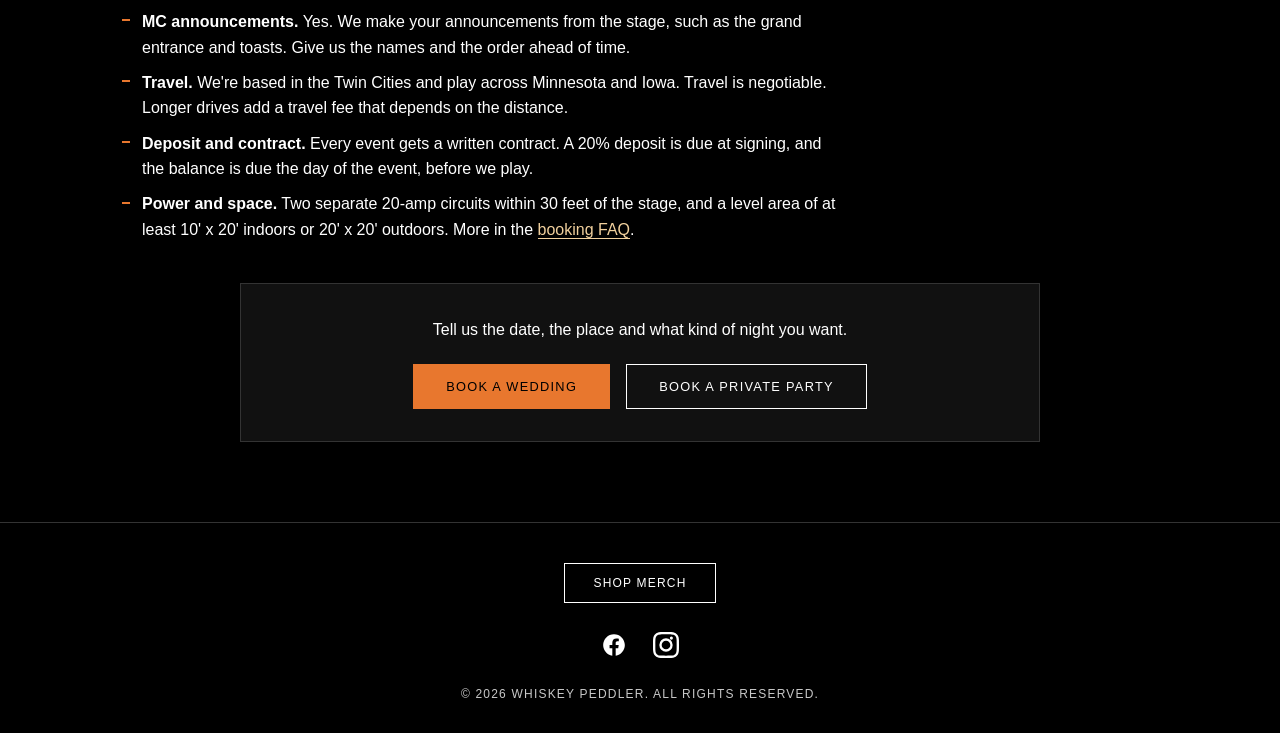
<file: private-events/index.html>
<!DOCTYPE html>
<html lang="en">
<head>
  <meta charset="UTF-8" />
  <meta name="viewport" content="width=device-width, initial-scale=1.0" />
  <title>Private Events — Whiskey Peddler | Minnesota Wedding Band &amp; Party Band</title>
  <meta name="description" content="Book Whiskey Peddler for weddings, backyard parties, reunions and company parties in Minnesota and the Twin Cities. Redneck Rock N Roll with full PA and lights." />
  <link rel="canonical" href="https://whiskeypeddlerband.com/private-events/" />
  <meta property="og:type" content="website" />
  <meta property="og:site_name" content="Whiskey Peddler" />
  <meta property="og:title" content="Private Events — Whiskey Peddler | Minnesota Wedding Band &amp; Party Band" />
  <meta property="og:description" content="Book Whiskey Peddler for weddings, backyard parties, reunions and company parties in Minnesota and the Twin Cities. Redneck Rock N Roll with full PA and lights." />
  <meta property="og:url" content="https://whiskeypeddlerband.com/private-events/" />
  <meta property="og:image" content="https://whiskeypeddlerband.com/assets/og-image.jpg" />
  <meta property="og:image:width" content="1200" />
  <meta property="og:image:height" content="630" />
  <meta property="og:image:alt" content="Whiskey Peddler, Minnesota's Redneck Rock N Roll band" />
  <meta name="twitter:card" content="summary_large_image" />
  <link rel="preconnect" href="https://fonts.googleapis.com" />
  <link rel="preconnect" href="https://fonts.gstatic.com" crossorigin />
  <link rel="stylesheet" href="https://fonts.googleapis.com/css2?family=Big+Shoulders+Display:wght@800;900&display=swap" />
  <link rel="stylesheet" href="../css/style.css" />
  <link rel="icon" type="image/png" href="../assets/favicon-64.png" />
  <link rel="apple-touch-icon" href="../assets/apple-touch-icon.png" />
</head>
<body>

  <div id="site-header"></div>

  <main class="page-section">
    <h1 class="page-title">Private Events</h1>
    <p class="page-subtitle">Weddings, backyard parties, reunions and company parties.</p>

    <p class="body-copy">
      Whiskey Peddler is a five-piece party band with two lead singers, one rock and one country.
      That's how a set goes from Metallica to Luke Combs without the dance floor going cold.
    </p>
    <p class="body-copy">
      We bring the sound, the lights and the set list. You bring the people.
    </p>
    <div class="cta-row cta-left">
      <a href="../contact/?type=wedding" class="hero-btn">Book a Wedding</a>
      <a href="../contact/?type=private-party" class="hero-btn hero-btn-outline">Book a Private Party</a>
    </div>

    <h2 class="section-heading">What's Included</h2>
    <div class="fact-grid">
      <div class="fact-card">
        <div class="fact-label">Production</div>
        <div class="fact-value">Full PA &amp; Lights</div>
        <p class="fact-note">Self-contained. We bring our own sound and lighting rig.</p>
      </div>
      <div class="fact-card">
        <div class="fact-label">Full Band</div>
        <div class="fact-value">2 to 4 Hour Sets</div>
        <p class="fact-note">Five-piece band, two lead singers, country and rock.</p>
      </div>
      <div class="fact-card">
        <div class="fact-label">Whiskey Peddler Unplugged</div>
        <div class="fact-value">Acoustic Sets</div>
        <p class="fact-note">For patios, cocktail hours and smaller rooms.</p>
      </div>
      <div class="fact-card">
        <div class="fact-label">Rates</div>
        <div class="fact-value">Contact for Rates</div>
        <p class="fact-note"><a href="../contact/?type=private-party">Send us your date and event</a>.</p>
      </div>
    </div>

    <h2 class="section-heading">From a Wedding We Played</h2>
    <figure class="review-card review-single">
      <blockquote>They brought the energy, the fun, and the perfect mix of songs &mdash; the dance floor was packed all night long! Everyone is still talking about how amazing they were. If you ever get the chance to book them, DO IT.</blockquote>
      <figcaption><strong>Kelly Wilder</strong>Wedding</figcaption>
    </figure>

    <h2 class="section-heading">The Songs</h2>
    <p class="body-copy">
      Country and rock your guests already know, from Toby Keith and Jason Aldean to Journey and Bon Jovi.
      The full list is searchable.
    </p>
    <a href="../songs/" class="hero-btn hero-btn-outline">See the Song List</a>

    <h2 class="section-heading">Planning Details</h2>
    <ul class="include-list">
      <li><strong>Song requests.</strong> Yes. Send us your requests ahead of time. We can't make changes within one month of the event.</li>
      <li><strong>First dance and special songs.</strong> Yes. We'll learn your first-dance song. Send it with your requests, at least a month before the event.</li>
      <li><strong>MC announcements.</strong> Yes. We make your announcements from the stage, such as the grand entrance and toasts. Give us the names and the order ahead of time.</li>
      <li><strong>Travel.</strong> We're based in the Twin Cities and play across Minnesota and Iowa. Travel is negotiable. Longer drives add a travel fee that depends on the distance.</li>
      <li><strong>Deposit and contract.</strong> Every event gets a written contract. A 20% deposit is due at signing, and the balance is due the day of the event, before we play.</li>
      <li><strong>Power and space.</strong> Two separate 20-amp circuits within 30 feet of the stage, and a level area of at least 10' x 20' indoors or 20' x 20' outdoors. More in the <a href="../contact/#faq">booking FAQ</a>.</li>
    </ul>

    <div class="shows-cta">
      <p class="body-copy">Tell us the date, the place and what kind of night you want.</p>
      <div class="cta-row">
        <a href="../contact/?type=wedding" class="hero-btn">Book a Wedding</a>
        <a href="../contact/?type=private-party" class="hero-btn hero-btn-outline">Book a Private Party</a>
      </div>
    </div>
  </main>

  <div id="site-footer"></div>

  <script>window.SITE_BASE = "../";</script>
  <script src="../js/main.js"></script>
</body>
</html>
</file>
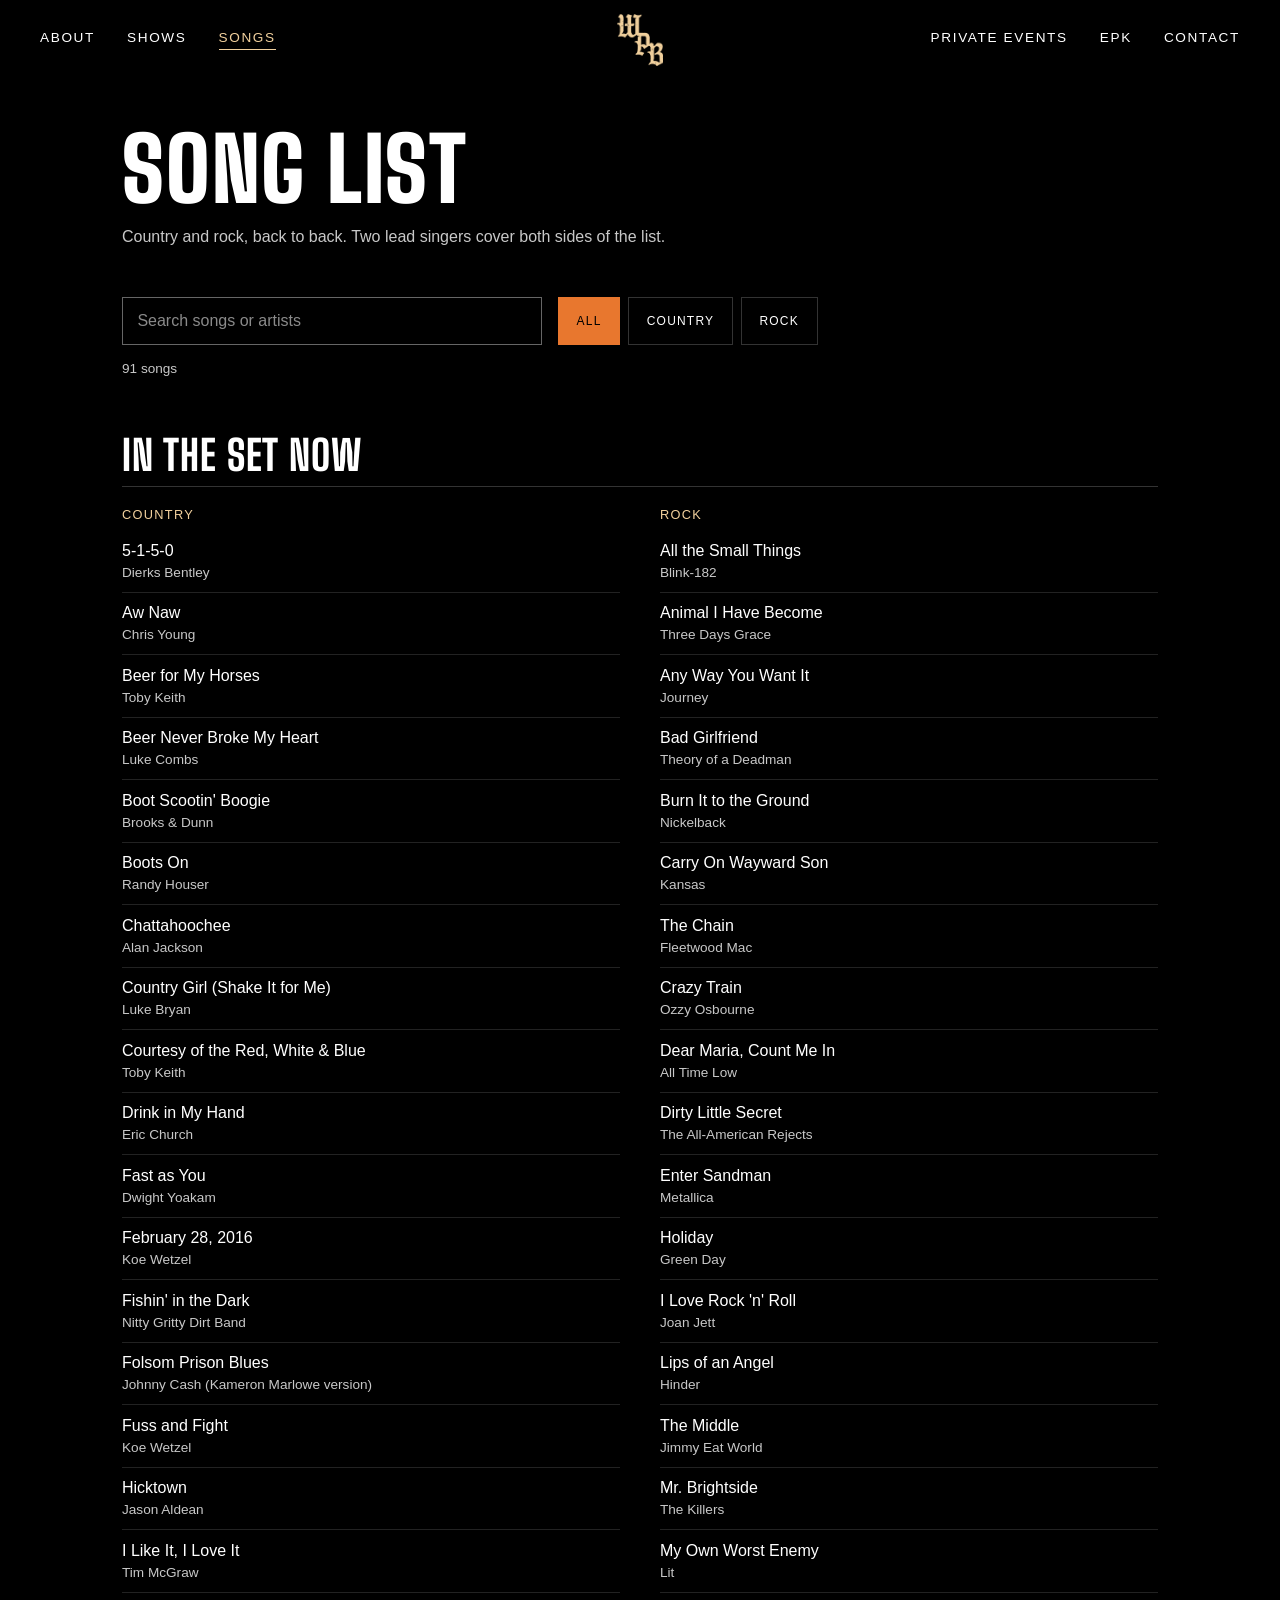
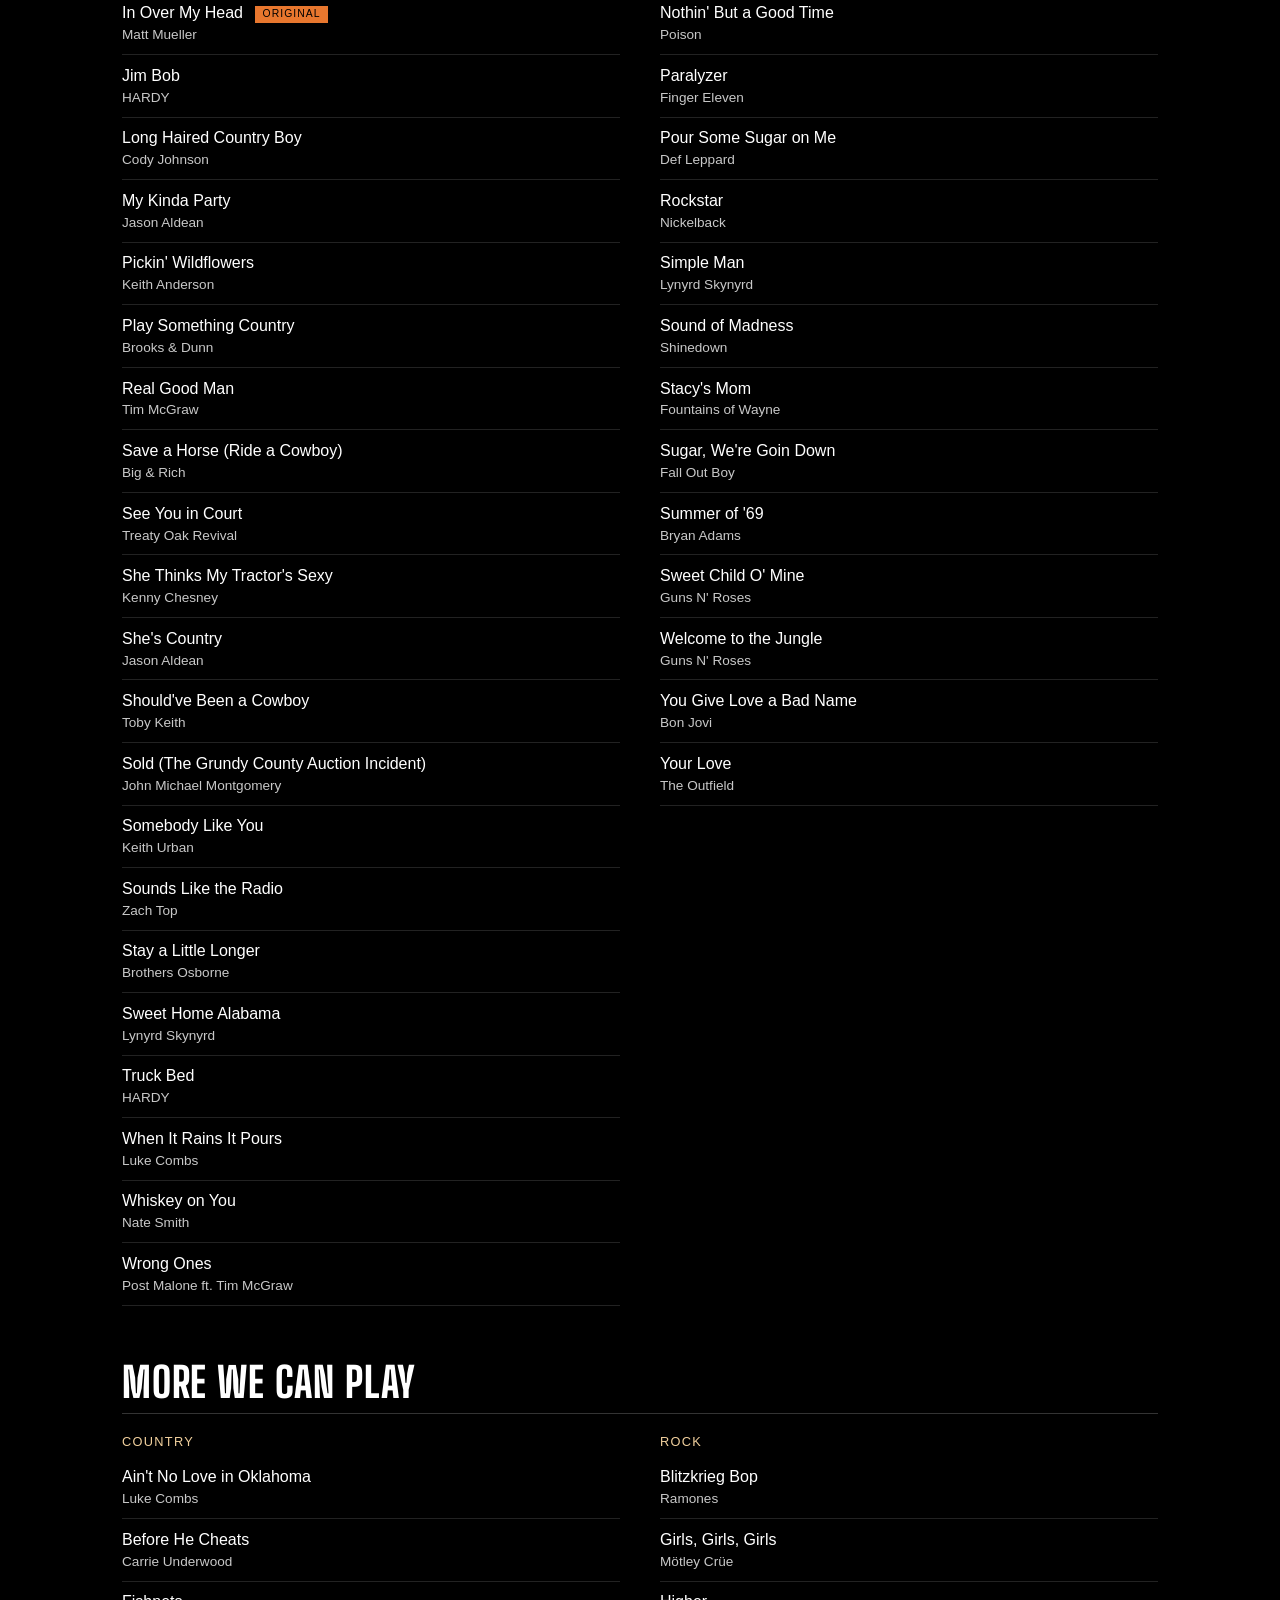
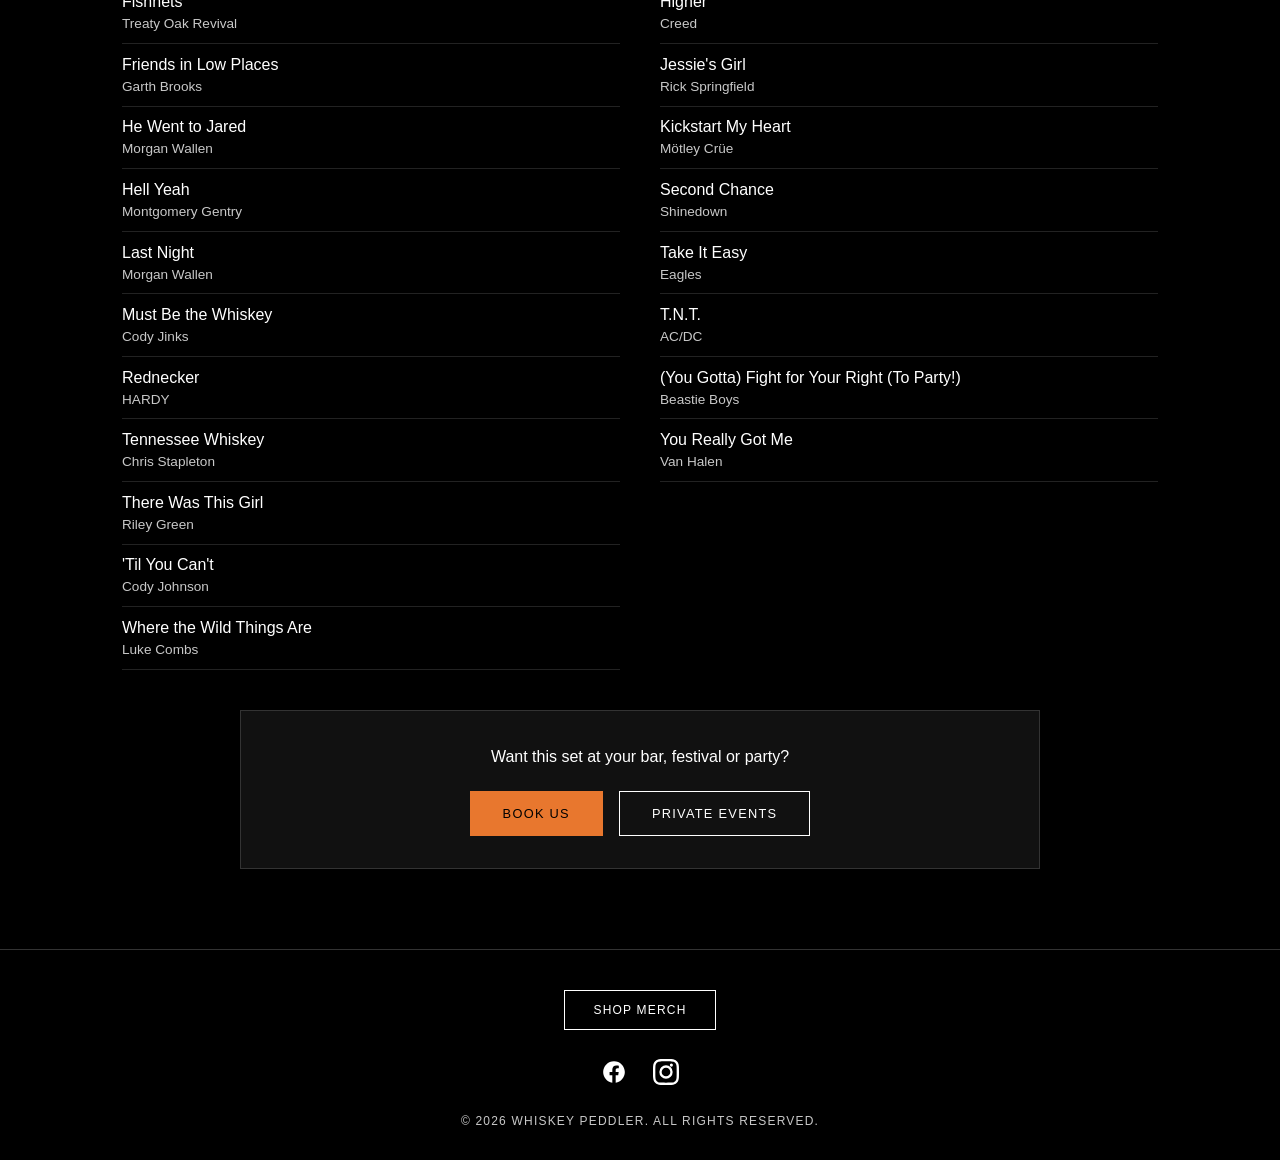
<file: songs/index.html>
<!DOCTYPE html>
<html lang="en">
<head>
  <meta charset="UTF-8" />
  <meta name="viewport" content="width=device-width, initial-scale=1.0" />
  <title>Song List — Whiskey Peddler | Minnesota Country &amp; Rock Cover Band</title>
  <meta name="description" content="The Whiskey Peddler song list: country and rock covers from Luke Combs and Jason Aldean to Metallica and Guns N' Roses. Redneck Rock N Roll from a Minnesota party band." />
  <link rel="canonical" href="https://whiskeypeddlerband.com/songs/" />
  <meta property="og:type" content="website" />
  <meta property="og:site_name" content="Whiskey Peddler" />
  <meta property="og:title" content="Song List — Whiskey Peddler | Minnesota Country &amp; Rock Cover Band" />
  <meta property="og:description" content="The Whiskey Peddler song list: country and rock covers from Luke Combs and Jason Aldean to Metallica and Guns N' Roses. Redneck Rock N Roll from a Minnesota party band." />
  <meta property="og:url" content="https://whiskeypeddlerband.com/songs/" />
  <meta property="og:image" content="https://whiskeypeddlerband.com/assets/og-image.jpg" />
  <meta property="og:image:width" content="1200" />
  <meta property="og:image:height" content="630" />
  <meta property="og:image:alt" content="Whiskey Peddler, Minnesota's Redneck Rock N Roll band" />
  <meta name="twitter:card" content="summary_large_image" />
  <link rel="preconnect" href="https://fonts.googleapis.com" />
  <link rel="preconnect" href="https://fonts.gstatic.com" crossorigin />
  <link rel="stylesheet" href="https://fonts.googleapis.com/css2?family=Big+Shoulders+Display:wght@800;900&display=swap" />
  <link rel="stylesheet" href="../css/style.css" />
  <link rel="icon" type="image/png" href="../assets/favicon-64.png" />
  <link rel="apple-touch-icon" href="../assets/apple-touch-icon.png" />
</head>
<body>

  <div id="site-header"></div>

  <main class="page-section">
    <h1 class="page-title">Song List</h1>
    <p class="page-subtitle">Country and rock, back to back. Two lead singers cover both sides of the list.</p>

    <!-- Search + filter: shown by js/songs.js. The full list below is plain HTML and reads fine without it. -->
    <div class="song-controls" id="song-controls" hidden>
      <div class="song-search">
        <input type="search" id="song-search" placeholder="Search songs or artists" aria-label="Search songs or artists" autocomplete="off" />
      </div>
      <div class="song-filter" role="group" aria-label="Filter by genre">
        <button type="button" class="filter-btn" data-filter="all" aria-pressed="true">All</button>
        <button type="button" class="filter-btn" data-filter="country" aria-pressed="false">Country</button>
        <button type="button" class="filter-btn" data-filter="rock" aria-pressed="false">Rock</button>
      </div>
    </div>
    <p class="song-count" id="song-count" aria-live="polite"></p>

    <section class="song-section" data-section>
      <h2 class="section-heading">In the Set Now</h2>
      <div class="song-groups">
        <div class="song-group" data-genre="country">
          <h3>Country</h3>
          <ul class="song-list">
            <li><span class="song-title">5-1-5-0</span><span class="song-artist">Dierks Bentley</span></li>
            <li><span class="song-title">Aw Naw</span><span class="song-artist">Chris Young</span></li>
            <li><span class="song-title">Beer for My Horses</span><span class="song-artist">Toby Keith</span></li>
            <li><span class="song-title">Beer Never Broke My Heart</span><span class="song-artist">Luke Combs</span></li>
            <li><span class="song-title">Boot Scootin' Boogie</span><span class="song-artist">Brooks &amp; Dunn</span></li>
            <li><span class="song-title">Boots On</span><span class="song-artist">Randy Houser</span></li>
            <li><span class="song-title">Chattahoochee</span><span class="song-artist">Alan Jackson</span></li>
            <li><span class="song-title">Country Girl (Shake It for Me)</span><span class="song-artist">Luke Bryan</span></li>
            <li><span class="song-title">Courtesy of the Red, White &amp; Blue</span><span class="song-artist">Toby Keith</span></li>
            <li><span class="song-title">Drink in My Hand</span><span class="song-artist">Eric Church</span></li>
            <li><span class="song-title">Fast as You</span><span class="song-artist">Dwight Yoakam</span></li>
            <li><span class="song-title">February 28, 2016</span><span class="song-artist">Koe Wetzel</span></li>
            <li><span class="song-title">Fishin' in the Dark</span><span class="song-artist">Nitty Gritty Dirt Band</span></li>
            <li><span class="song-title">Folsom Prison Blues</span><span class="song-artist">Johnny Cash (Kameron Marlowe version)</span></li>
            <li><span class="song-title">Fuss and Fight</span><span class="song-artist">Koe Wetzel</span></li>
            <li><span class="song-title">Hicktown</span><span class="song-artist">Jason Aldean</span></li>
            <li><span class="song-title">I Like It, I Love It</span><span class="song-artist">Tim McGraw</span></li>
            <li><span class="song-title">In Over My Head <span class="song-tag">Original</span></span><span class="song-artist">Matt Mueller</span></li>
            <li><span class="song-title">Jim Bob</span><span class="song-artist">HARDY</span></li>
            <li><span class="song-title">Long Haired Country Boy</span><span class="song-artist">Cody Johnson</span></li>
            <li><span class="song-title">My Kinda Party</span><span class="song-artist">Jason Aldean</span></li>
            <li><span class="song-title">Pickin' Wildflowers</span><span class="song-artist">Keith Anderson</span></li>
            <li><span class="song-title">Play Something Country</span><span class="song-artist">Brooks &amp; Dunn</span></li>
            <li><span class="song-title">Real Good Man</span><span class="song-artist">Tim McGraw</span></li>
            <li><span class="song-title">Save a Horse (Ride a Cowboy)</span><span class="song-artist">Big &amp; Rich</span></li>
            <li><span class="song-title">See You in Court</span><span class="song-artist">Treaty Oak Revival</span></li>
            <li><span class="song-title">She Thinks My Tractor's Sexy</span><span class="song-artist">Kenny Chesney</span></li>
            <li><span class="song-title">She's Country</span><span class="song-artist">Jason Aldean</span></li>
            <li><span class="song-title">Should've Been a Cowboy</span><span class="song-artist">Toby Keith</span></li>
            <li><span class="song-title">Sold (The Grundy County Auction Incident)</span><span class="song-artist">John Michael Montgomery</span></li>
            <li><span class="song-title">Somebody Like You</span><span class="song-artist">Keith Urban</span></li>
            <li><span class="song-title">Sounds Like the Radio</span><span class="song-artist">Zach Top</span></li>
            <li><span class="song-title">Stay a Little Longer</span><span class="song-artist">Brothers Osborne</span></li>
            <li><span class="song-title">Sweet Home Alabama</span><span class="song-artist">Lynyrd Skynyrd</span></li>
            <li><span class="song-title">Truck Bed</span><span class="song-artist">HARDY</span></li>
            <li><span class="song-title">When It Rains It Pours</span><span class="song-artist">Luke Combs</span></li>
            <li><span class="song-title">Whiskey on You</span><span class="song-artist">Nate Smith</span></li>
            <li><span class="song-title">Wrong Ones</span><span class="song-artist">Post Malone ft. Tim McGraw</span></li>
          </ul>
        </div>
        <div class="song-group" data-genre="rock">
          <h3>Rock</h3>
          <ul class="song-list">
            <li><span class="song-title">All the Small Things</span><span class="song-artist">Blink-182</span></li>
            <li><span class="song-title">Animal I Have Become</span><span class="song-artist">Three Days Grace</span></li>
            <li><span class="song-title">Any Way You Want It</span><span class="song-artist">Journey</span></li>
            <li><span class="song-title">Bad Girlfriend</span><span class="song-artist">Theory of a Deadman</span></li>
            <li><span class="song-title">Burn It to the Ground</span><span class="song-artist">Nickelback</span></li>
            <li><span class="song-title">Carry On Wayward Son</span><span class="song-artist">Kansas</span></li>
            <li><span class="song-title">The Chain</span><span class="song-artist">Fleetwood Mac</span></li>
            <li><span class="song-title">Crazy Train</span><span class="song-artist">Ozzy Osbourne</span></li>
            <li><span class="song-title">Dear Maria, Count Me In</span><span class="song-artist">All Time Low</span></li>
            <li><span class="song-title">Dirty Little Secret</span><span class="song-artist">The All-American Rejects</span></li>
            <li><span class="song-title">Enter Sandman</span><span class="song-artist">Metallica</span></li>
            <li><span class="song-title">Holiday</span><span class="song-artist">Green Day</span></li>
            <li><span class="song-title">I Love Rock 'n' Roll</span><span class="song-artist">Joan Jett</span></li>
            <li><span class="song-title">Lips of an Angel</span><span class="song-artist">Hinder</span></li>
            <li><span class="song-title">The Middle</span><span class="song-artist">Jimmy Eat World</span></li>
            <li><span class="song-title">Mr. Brightside</span><span class="song-artist">The Killers</span></li>
            <li><span class="song-title">My Own Worst Enemy</span><span class="song-artist">Lit</span></li>
            <li><span class="song-title">Nothin' But a Good Time</span><span class="song-artist">Poison</span></li>
            <li><span class="song-title">Paralyzer</span><span class="song-artist">Finger Eleven</span></li>
            <li><span class="song-title">Pour Some Sugar on Me</span><span class="song-artist">Def Leppard</span></li>
            <li><span class="song-title">Rockstar</span><span class="song-artist">Nickelback</span></li>
            <li><span class="song-title">Simple Man</span><span class="song-artist">Lynyrd Skynyrd</span></li>
            <li><span class="song-title">Sound of Madness</span><span class="song-artist">Shinedown</span></li>
            <li><span class="song-title">Stacy's Mom</span><span class="song-artist">Fountains of Wayne</span></li>
            <li><span class="song-title">Sugar, We're Goin Down</span><span class="song-artist">Fall Out Boy</span></li>
            <li><span class="song-title">Summer of '69</span><span class="song-artist">Bryan Adams</span></li>
            <li><span class="song-title">Sweet Child O' Mine</span><span class="song-artist">Guns N' Roses</span></li>
            <li><span class="song-title">Welcome to the Jungle</span><span class="song-artist">Guns N' Roses</span></li>
            <li><span class="song-title">You Give Love a Bad Name</span><span class="song-artist">Bon Jovi</span></li>
            <li><span class="song-title">Your Love</span><span class="song-artist">The Outfield</span></li>
          </ul>
        </div>
      </div>
    </section>

    <section class="song-section" data-section>
      <h2 class="section-heading">More We Can Play</h2>
      <div class="song-groups">
        <div class="song-group" data-genre="country">
          <h3>Country</h3>
          <ul class="song-list">
            <li><span class="song-title">Ain't No Love in Oklahoma</span><span class="song-artist">Luke Combs</span></li>
            <li><span class="song-title">Before He Cheats</span><span class="song-artist">Carrie Underwood</span></li>
            <li><span class="song-title">Fishnets</span><span class="song-artist">Treaty Oak Revival</span></li>
            <li><span class="song-title">Friends in Low Places</span><span class="song-artist">Garth Brooks</span></li>
            <li><span class="song-title">He Went to Jared</span><span class="song-artist">Morgan Wallen</span></li>
            <li><span class="song-title">Hell Yeah</span><span class="song-artist">Montgomery Gentry</span></li>
            <li><span class="song-title">Last Night</span><span class="song-artist">Morgan Wallen</span></li>
            <li><span class="song-title">Must Be the Whiskey</span><span class="song-artist">Cody Jinks</span></li>
            <li><span class="song-title">Rednecker</span><span class="song-artist">HARDY</span></li>
            <li><span class="song-title">Tennessee Whiskey</span><span class="song-artist">Chris Stapleton</span></li>
            <li><span class="song-title">There Was This Girl</span><span class="song-artist">Riley Green</span></li>
            <li><span class="song-title">'Til You Can't</span><span class="song-artist">Cody Johnson</span></li>
            <li><span class="song-title">Where the Wild Things Are</span><span class="song-artist">Luke Combs</span></li>
          </ul>
        </div>
        <div class="song-group" data-genre="rock">
          <h3>Rock</h3>
          <ul class="song-list">
            <li><span class="song-title">Blitzkrieg Bop</span><span class="song-artist">Ramones</span></li>
            <li><span class="song-title">Girls, Girls, Girls</span><span class="song-artist">Mötley Crüe</span></li>
            <li><span class="song-title">Higher</span><span class="song-artist">Creed</span></li>
            <li><span class="song-title">Jessie's Girl</span><span class="song-artist">Rick Springfield</span></li>
            <li><span class="song-title">Kickstart My Heart</span><span class="song-artist">Mötley Crüe</span></li>
            <li><span class="song-title">Second Chance</span><span class="song-artist">Shinedown</span></li>
            <li><span class="song-title">Take It Easy</span><span class="song-artist">Eagles</span></li>
            <li><span class="song-title">T.N.T.</span><span class="song-artist">AC/DC</span></li>
            <li><span class="song-title">(You Gotta) Fight for Your Right (To Party!)</span><span class="song-artist">Beastie Boys</span></li>
            <li><span class="song-title">You Really Got Me</span><span class="song-artist">Van Halen</span></li>
          </ul>
        </div>
      </div>
    </section>

    <p class="song-empty" id="song-empty" hidden>No songs match. Try a different search.</p>

    <div class="shows-cta">
      <p class="body-copy">Want this set at your bar, festival or party?</p>
      <div class="cta-row">
        <a href="../contact/" class="hero-btn">Book Us</a>
        <a href="../private-events/" class="hero-btn hero-btn-outline">Private Events</a>
      </div>
    </div>
  </main>

  <div id="site-footer"></div>

  <script>window.SITE_BASE = "../";</script>
  <script src="../js/main.js"></script>
  <script src="../js/songs.js"></script>
</body>
</html>
</file>
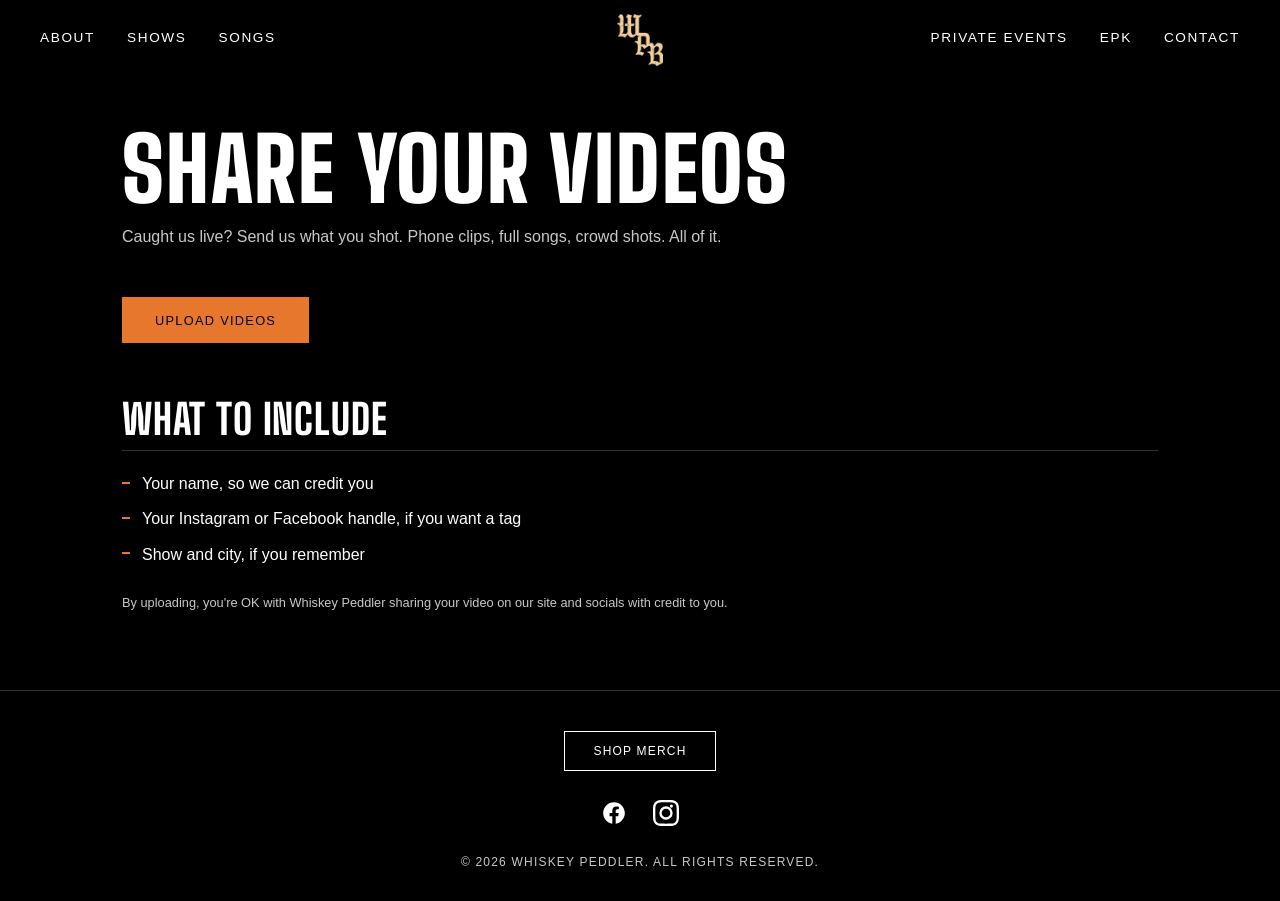
<file: videos/index.html>
<!DOCTYPE html>
<html lang="en">
<head>
  <meta charset="UTF-8" />
  <meta name="viewport" content="width=device-width, initial-scale=1.0" />
  <title>Share Your Videos — Whiskey Peddler | Minnesota's Redneck Rock N Roll</title>
  <meta name="description" content="Caught Whiskey Peddler live? Send us your videos from the show. Minnesota's Redneck Rock N Roll party band out of the Twin Cities." />
  <link rel="canonical" href="https://whiskeypeddlerband.com/videos/" />
  <meta property="og:type" content="website" />
  <meta property="og:site_name" content="Whiskey Peddler" />
  <meta property="og:title" content="Share Your Videos — Whiskey Peddler | Minnesota's Redneck Rock N Roll" />
  <meta property="og:description" content="Caught Whiskey Peddler live? Send us your videos from the show. Minnesota's Redneck Rock N Roll party band out of the Twin Cities." />
  <meta property="og:url" content="https://whiskeypeddlerband.com/videos/" />
  <meta property="og:image" content="https://whiskeypeddlerband.com/assets/og-image.jpg" />
  <meta property="og:image:width" content="1200" />
  <meta property="og:image:height" content="630" />
  <meta property="og:image:alt" content="Whiskey Peddler, Minnesota's Redneck Rock N Roll band" />
  <meta name="twitter:card" content="summary_large_image" />
  <link rel="preconnect" href="https://fonts.googleapis.com" />
  <link rel="preconnect" href="https://fonts.gstatic.com" crossorigin />
  <link rel="stylesheet" href="https://fonts.googleapis.com/css2?family=Big+Shoulders+Display:wght@800;900&display=swap" />
  <link rel="stylesheet" href="../css/style.css" />
  <link rel="icon" type="image/png" href="../assets/favicon-64.png" />
  <link rel="apple-touch-icon" href="../assets/apple-touch-icon.png" />
</head>
<body>

  <div id="site-header"></div>

  <main class="page-section">
    <h1 class="page-title">Share Your Videos</h1>
    <p class="page-subtitle">Caught us live? Send us what you shot. Phone clips, full songs, crowd shots. All of it.</p>

    <a href="https://www.dropbox.com/request/8f23y1jrlvbg9a8x3h0i" class="hero-btn" target="_blank" rel="noopener">Upload Videos</a>

    <h2 class="section-heading">What to Include</h2>
    <ul class="include-list">
      <li>Your name, so we can credit you</li>
      <li>Your Instagram or Facebook handle, if you want a tag</li>
      <li>Show and city, if you remember</li>
    </ul>

    <p class="artist-note">By uploading, you're OK with Whiskey Peddler sharing your video on our site and socials with credit to you.</p>
  </main>

  <div id="site-footer"></div>

  <script>window.SITE_BASE = "../";</script>
  <script src="../js/main.js"></script>
</body>
</html>
</file>
<file: css/style.css>
/* ===========================
   BRAND TOKENS — 2026 Brand Guide
   =========================== */
:root {
  /* Primary / secondary / accent */
  --cream: #F1D09D;      /* Contraband Cream: monogram, accent words, key dates */
  --black: #000000;      /* Midnight Black: backgrounds, nav, banners */
  --white: #FFFFFF;      /* Headlight White: body text and nav on black */
  --orange: #E8772E;     /* Shell Orange: buttons, tour dates, live tags. Sparingly. Black text only. */

  /* UI neutrals */
  --cellar: #0A0A0A;     /* calendar and video panels */
  --back-room: #111111;  /* cards, gallery tiles, raised sections */
  --gunmetal: #333333;   /* borders, dividers, table rules */
  --ash: #C8C8C8;        /* captions, counters, secondary text */
  --iron: #666666;       /* form field borders: 3.7:1 on black (meets 3:1 for inputs) */
  --paper: #EDEDED;      /* long-read quote text: 17.9:1, less glare than pure white */

  /* Type */
  --font-display: 'Big Shoulders Display', 'Helvetica Neue', Helvetica, Arial, sans-serif;
  --font-body: 'Helvetica Neue', Helvetica, Arial, sans-serif;
  --track-display: 0.02em;   /* headers: 2% */
  --track-label: 0.1em;      /* nav, labels, buttons, dates: 8–12% */
}

/* ===========================
   RESET & BASE
   =========================== */
*, *::before, *::after {
  box-sizing: border-box;
  margin: 0;
  padding: 0;
}

html, body {
  height: 100%;
}

body {
  font-family: var(--font-body);
  font-weight: 400;
  color: var(--white);
  background: var(--black);
  overflow-x: hidden;
}

a {
  text-decoration: none;
  color: inherit;
}

img {
  display: block;
  max-width: 100%;
}

:focus-visible {
  outline: 2px solid var(--cream);
  outline-offset: 3px;
}

/* Accent word in a headline (e.g. PEDDLER) */
.accent {
  color: var(--cream);
}

/* ===========================
   HEADER / NAV
   =========================== */
.site-header {
  position: fixed;
  top: 0;
  left: 0;
  width: 100%;
  z-index: 100;
  padding: 0 2rem;
  /* fade so nav links stay readable over hero */
  background: linear-gradient(to bottom, rgba(0,0,0,0.65) 0%, transparent 100%);
  transition: background 0.3s ease;
}

/* Scrolled state — added by JS */
.site-header.scrolled {
  background: var(--black);
  border-bottom: 1px solid var(--gunmetal);
}

.nav-inner {
  display: flex;
  align-items: center;
  justify-content: space-between;
  max-width: 1200px;
  margin: 0 auto;
  height: 80px;
}

.nav-left,
.nav-right {
  display: flex;
  gap: 2rem;
  flex: 1;
}

.nav-right {
  justify-content: flex-end;
}

.nav-link {
  font-size: 0.85rem;
  font-weight: 500;
  letter-spacing: 0.12em;
  text-transform: uppercase;
  color: var(--white);
  padding-bottom: 4px;
  border-bottom: 1px solid transparent;
  transition: color 0.2s ease, border-color 0.2s ease;
}

.nav-link:hover {
  color: var(--cream);
}

.nav-link.active {
  color: var(--cream);
  border-bottom-color: var(--cream);
}

.nav-logo {
  flex: 0 0 auto;
  display: flex;
  justify-content: center;
}

/* Monogram: transparent Cream PNG. Min 48px tall on screen, nav runs 52px. */
.logo-img {
  height: 52px;
  width: auto;
  object-fit: contain;
}

/* ===========================
   HERO
   =========================== */
.hero {
  position: relative;
  width: 100%;
  height: 100vh;
  min-height: 500px;
  overflow: hidden;
}

.hero-bg {
  position: absolute;
  inset: 0;
  background-image: url('/assets/hero-2400.jpg');
  background-size: cover;
  background-position: center top;
  background-repeat: no-repeat;
}

.hero-bg-img {
  display: none; /* only shown on mobile, see media query below */
}

/* Black overlay behind type on photos: 45–65% per brand guide */
.hero-bg::after {
  content: '';
  position: absolute;
  inset: 0;
  background: linear-gradient(
    to bottom,
    rgba(0,0,0,0.45) 0%,
    rgba(0,0,0,0.45) 45%,
    rgba(0,0,0,0.65) 100%
  );
}

.hero-content {
  position: relative;
  z-index: 2;
  display: flex;
  flex-direction: column;
  align-items: center;
  justify-content: flex-end;
  height: 100%;
  padding-bottom: 6rem;
  text-align: center;
}

.hero-content h1 {
  font-family: var(--font-display);
  font-size: clamp(3.25rem, 11vw, 9rem);
  font-weight: 900;
  letter-spacing: var(--track-display);
  line-height: 0.9;
  text-transform: uppercase;
}

.hero-content p {
  margin-top: 1rem;
  color: var(--cream); /* tagline is the hero's accent phrase */
  font-size: clamp(0.9rem, 2vw, 1.15rem);
  font-weight: 500;
  letter-spacing: var(--track-label);
  text-transform: uppercase;
}

.hero-actions {
  display: flex;
  gap: 1rem;
  margin-top: 2rem;
  justify-content: center;
  flex-wrap: wrap;
}

/* Primary button: Black on Shell Orange (7.1:1). Never white on orange. */
.hero-btn {
  display: inline-block;
  padding: 0.9rem 2rem;
  border: 1px solid var(--orange);
  font-size: 0.8rem;
  font-weight: 500;
  letter-spacing: var(--track-label);
  text-transform: uppercase;
  background: var(--orange);
  color: var(--black);
  transition: background 0.2s ease, border-color 0.2s ease, color 0.2s ease;
}

.hero-btn:hover {
  background: var(--cream);
  border-color: var(--cream);
  color: var(--black);
}

/* Secondary button: outline */
.hero-btn-outline {
  background: transparent;
  border-color: var(--white);
  color: var(--white);
}

.hero-btn-outline:hover {
  background: transparent;
  border-color: var(--cream);
  color: var(--cream);
}

/* ===========================
   HOMEPAGE HIGHLIGHTS
   =========================== */
.highlight-grid {
  display: grid;
  grid-template-columns: repeat(auto-fit, minmax(220px, 1fr));
  gap: 1.5rem;
}

.highlight-card {
  display: block;
  background: var(--back-room);
  border: 1px solid var(--gunmetal);
  padding: 2rem 1.5rem;
  text-align: center;
  transition: border-color 0.2s ease;
}

.highlight-card:hover {
  border-color: var(--cream);
}

.highlight-card h3 {
  font-family: var(--font-display);
  font-size: 2rem;
  font-weight: 800;
  letter-spacing: var(--track-display);
  line-height: 1;
  text-transform: uppercase;
  margin-bottom: 0.6rem;
}

.highlight-card:hover h3 {
  color: var(--cream);
}

.highlight-card p {
  font-size: 0.9rem;
  color: var(--ash);
}

/* ===========================
   MAIN CONTENT SECTIONS
   =========================== */
.page-section {
  max-width: 1100px;
  margin: 0 auto;
  padding: 8rem 2rem 5rem;
}

/* ===========================
   FOOTER
   =========================== */
.site-footer {
  background: var(--black);
  border-top: 1px solid var(--gunmetal);
  padding: 2.5rem 2rem 2rem;
  text-align: center;
}

.footer-inner {
  display: flex;
  flex-direction: column;
  align-items: center;
  gap: 1.25rem;
}

.footer-merch-btn {
  padding: 0.75rem 1.75rem;
  font-size: 0.75rem;
}

.footer-inner .social-row {
  gap: 0.5rem;
}

.footer-inner .social-row a {
  width: 44px;
  height: 44px;
}

.footer-inner .social-row svg {
  width: 26px;
  height: 26px;
}

.footer-copy {
  font-size: 0.75rem;
  font-weight: 500;
  letter-spacing: var(--track-label);
  text-transform: uppercase;
  color: var(--ash);
}

/* ===========================
   PAGE HEADER (interior pages)
   =========================== */
.page-title {
  font-family: var(--font-display);
  font-size: clamp(3rem, 8vw, 5.5rem);
  font-weight: 900;
  letter-spacing: var(--track-display);
  line-height: 0.95;
  text-transform: uppercase;
  margin-bottom: 0.75rem;
}

.page-subtitle {
  font-size: 1rem;
  color: var(--ash);
  margin-bottom: 3rem;
  max-width: 640px;
  line-height: 1.6;
}

.section-heading {
  font-family: var(--font-display);
  font-size: clamp(2rem, 4vw, 2.6rem);
  font-weight: 800;
  letter-spacing: var(--track-display);
  line-height: 1;
  text-transform: uppercase;
  margin: 3.5rem 0 1.25rem;
  padding-bottom: 0.6rem;
  border-bottom: 1px solid var(--gunmetal);
}

.body-copy {
  font-size: 1rem;
  line-height: 1.75;
  color: var(--white);
  max-width: 720px;
  margin-bottom: 1.25rem;
}

.body-copy a {
  color: var(--cream);
}

/* ===========================
   BIO SPLIT (EPK: text left, image right)
   =========================== */
.bio-split {
  display: grid;
  grid-template-columns: 1fr 1fr;
  gap: 2rem;
  align-items: start;
}

.bio-split .body-copy {
  margin: 0;
}

.bio-text-stack .section-heading:first-child {
  margin-top: 0;
}

.bio-image {
  display: block;
  width: 100%;
  height: auto;
}

/* ===========================
   MEMBER GRID (About)
   =========================== */
.member-grid {
  display: flex;
  flex-wrap: wrap;
  justify-content: center;
  gap: 24px;
}

.member-card {
  flex: 0 1 calc(33.333% - 24px);
  min-width: 200px;
  text-align: center;
}

.member-photo {
  display: block;
  width: 100%;
  aspect-ratio: 1 / 1;
  object-fit: cover;
  margin: 0 auto 14px;
  border: 1px solid var(--gunmetal);
}

.member-name {
  font-family: var(--font-display);
  font-size: 1.75rem;
  font-weight: 800;
  letter-spacing: var(--track-display);
  line-height: 1;
  text-transform: uppercase;
}

.member-role {
  font-size: 0.75rem;
  font-weight: 500;
  letter-spacing: var(--track-label);
  text-transform: uppercase;
  color: var(--cream);
  margin: 0.4rem 0 0.85rem;
}

.member-detail {
  font-size: 0.85rem;
  line-height: 1.6;
  color: var(--ash);
}

.member-detail strong {
  font-weight: 500;
  color: var(--white);
}

/* ===========================
   ARTIST LISTS (About / EPK)
   =========================== */
.artist-columns {
  display: grid;
  grid-template-columns: repeat(auto-fit, minmax(220px, 1fr));
  gap: 2.5rem;
  margin-bottom: 1rem;
}

.artist-columns h4 {
  font-size: 0.8rem;
  font-weight: 500;
  letter-spacing: var(--track-label);
  text-transform: uppercase;
  margin-bottom: 1rem;
  color: var(--cream);
}

.artist-columns ul {
  list-style: none;
  columns: 2;
  column-gap: 1.5rem;
}

.artist-columns li {
  font-size: 0.9rem;
  line-height: 2;
  color: var(--white);
}

.artist-note {
  font-size: 0.8rem;
  color: var(--ash);
  margin-top: 0.5rem;
}

/* ===========================
   SHOWS LIST
   =========================== */
.events-list {
  max-width: 800px;
  margin: 0 auto 2.5rem;
  display: grid;
  gap: 0.75rem;
}

.events-list > p {
  text-align: center;
  color: var(--ash);
}

.event-card {
  display: grid;
  grid-template-columns: 7.5rem 1fr;
  gap: 1.25rem;
  align-items: center;
  background: var(--back-room);
  border: 1px solid var(--gunmetal);
  padding: 1.1rem 1.25rem;
}

.event-date {
  font-family: var(--font-display);
  font-weight: 800;
  letter-spacing: var(--track-display);
  text-transform: uppercase;
  color: var(--cream);
  line-height: 1;
}

.event-date .ed-dow {
  display: block;
  font-family: var(--font-body);
  font-size: 0.7rem;
  font-weight: 500;
  letter-spacing: var(--track-label);
  color: var(--ash);
  margin-bottom: 0.3rem;
}

.event-date .ed-day {
  display: block;
  font-size: 2rem;
}

.event-title {
  font-family: var(--font-display);
  font-size: 1.6rem;
  font-weight: 800;
  letter-spacing: var(--track-display);
  line-height: 1.05;
  text-transform: uppercase;
}

.event-location {
  margin-top: 0.3rem;
  font-size: 0.95rem;
  color: var(--ash);
}

.event-time {
  margin-top: 0.2rem;
  font-size: 0.75rem;
  font-weight: 500;
  letter-spacing: var(--track-label);
  text-transform: uppercase;
  color: var(--ash);
}

.shows-note {
  max-width: 800px;
  margin: -1.5rem auto 0;
  font-size: 0.85rem;
  color: var(--ash);
}

.shows-cta {
  max-width: 800px;
  margin: 2.5rem auto 0;
  padding: 2rem;
  background: var(--back-room);
  border: 1px solid var(--gunmetal);
  text-align: center;
}

.shows-cta .body-copy {
  margin: 0 auto;
}

.shows-cta .hero-btn {
  margin-top: 1.25rem;
}

/* ===========================
   DOWNLOADS & VIDEOS (EPK)
   =========================== */
.download-list {
  display: flex;
  flex-wrap: wrap;
  gap: 1rem;
  margin-bottom: 1rem;
}

.download-link {
  display: inline-flex;
  align-items: center;
  gap: 0.6rem;
  padding: 0.9rem 1.5rem;
  background: var(--back-room);
  border: 1px solid var(--gunmetal);
  font-size: 0.8rem;
  font-weight: 500;
  letter-spacing: var(--track-label);
  text-transform: uppercase;
  transition: border-color 0.2s ease, color 0.2s ease;
}

.download-link:hover {
  border-color: var(--cream);
  color: var(--cream);
}

.video-grid {
  display: grid;
  grid-template-columns: repeat(auto-fit, minmax(280px, 1fr));
  gap: 2rem;
}

.video-item .video-frame {
  position: relative;
  width: 100%;
  padding-top: 56.25%;
  background: var(--cellar);
  border: 1px solid var(--gunmetal);
}

.video-item .video-frame iframe {
  position: absolute;
  inset: 0;
  width: 100%;
  height: 100%;
  border: 0;
}

.video-caption {
  margin-top: 0.75rem;
}

.video-caption .video-title {
  font-family: var(--font-display);
  font-size: 1.4rem;
  font-weight: 800;
  letter-spacing: var(--track-display);
  line-height: 1.1;
  text-transform: uppercase;
}

.video-caption .video-loc {
  margin-top: 0.2rem;
  color: var(--ash);
  font-size: 0.8rem;
}

/* ===========================
   CONTACT
   =========================== */
.contact-grid {
  display: grid;
  grid-template-columns: repeat(auto-fit, minmax(240px, 1fr));
  gap: 2rem;
  margin-bottom: 2.5rem;
}

.contact-card {
  background: var(--back-room);
  border: 1px solid var(--gunmetal);
  padding: 1.75rem;
}

.contact-label {
  font-size: 0.75rem;
  font-weight: 500;
  letter-spacing: var(--track-label);
  text-transform: uppercase;
  color: var(--ash);
  margin-bottom: 0.6rem;
}

.contact-value {
  font-size: 1.15rem;
  font-weight: 500;
  color: var(--cream);
  overflow-wrap: anywhere;
}

.contact-value a {
  border-bottom: 1px solid transparent;
  transition: border-color 0.2s ease;
}

.contact-value a:hover {
  border-color: var(--cream);
}

.social-row {
  display: flex;
  gap: 1rem;
}

.social-row a {
  display: inline-flex;
  align-items: center;
  justify-content: center;
  width: 75px;
  height: 75px;
  padding: 0;
  border: none;
}

.social-row svg {
  width: 56px;
  height: 56px;
  fill: var(--white);
  transition: fill 0.2s ease;
}

.social-row a:hover svg {
  fill: var(--cream);
}

/* ===========================
   GALLERY: masonry grid (default)
   =========================== */
.gallery-grid {
  column-width: 260px;
  column-gap: 12px;
  margin-top: 1.5rem;
}

.gallery-item {
  display: block;
  width: 100%;
  margin: 0 0 12px;
  padding: 0;
  border: 1px solid var(--gunmetal);
  background: var(--back-room);
  cursor: pointer;
  break-inside: avoid;
  overflow: hidden;
}

.gallery-item img {
  display: block;
  width: 100%;
  height: auto;
  transition: opacity 0.2s ease;
}

.gallery-item:hover img,
.gallery-item:focus-visible img {
  opacity: 0.8;
}

.gallery-item:focus-visible {
  outline: 2px solid var(--cream);
  outline-offset: 2px;
}

.gallery-status {
  margin-top: 1.5rem;
  color: var(--ash);
}

/* ===========================
   GALLERY: carousel (data-mode="carousel")
   =========================== */
.gallery-carousel {
  position: relative;
  margin-top: 1.5rem;
}

.gallery-track {
  display: flex;
  gap: 12px;
  overflow-x: auto;
  scrollbar-width: none;
  -webkit-overflow-scrolling: touch;
}

.gallery-track::-webkit-scrollbar {
  display: none;
}

.gallery-track .gallery-item {
  flex: 0 0 auto;
  width: auto;
  height: 320px;
  margin: 0;
}

.gallery-track .gallery-item img {
  width: auto;
  max-width: none;
  height: 100%;
}

.gc-arrow {
  position: absolute;
  top: 50%;
  transform: translateY(-50%);
  z-index: 2;
  width: 44px;
  height: 44px;
  border: 0;
  border-radius: 50%;
  background: rgba(0, 0, 0, 0.65);
  color: var(--white);
  font-size: 1.8rem;
  line-height: 1;
  cursor: pointer;
}

.gc-arrow:hover,
.gc-arrow:focus-visible {
  background: var(--black);
  color: var(--cream);
}

.gc-prev { left: 8px; }
.gc-next { right: 8px; }

/* ===========================
   GALLERY: lightbox
   =========================== */
.lightbox {
  position: fixed;
  inset: 0;
  z-index: 1000;
  display: none;
  align-items: center;
  justify-content: center;
  background: rgba(0, 0, 0, 0.94);
}

.lightbox.open {
  display: flex;
}

.lightbox img {
  max-width: 92vw;
  max-height: 88vh;
  width: auto;
  height: auto;
  object-fit: contain;
}

.lightbox button {
  position: absolute;
  background: none;
  border: 0;
  color: var(--white);
  font-size: 2.5rem;
  line-height: 1;
  padding: 0.75rem 1rem;
  cursor: pointer;
}

.lightbox button:hover,
.lightbox button:focus-visible {
  color: var(--cream);
}

.lb-close { top: 0.5rem; right: 0.5rem; }
.lb-prev { left: 0.5rem; top: 50%; transform: translateY(-50%); }
.lb-next { right: 0.5rem; top: 50%; transform: translateY(-50%); }

.lb-count {
  position: absolute;
  bottom: 1rem;
  left: 50%;
  transform: translateX(-50%);
  color: var(--ash);
  font-size: 0.85rem;
}

/* ===========================
   RESPONSIVE
   =========================== */
@media (max-width: 700px) {
  .bio-split {
    grid-template-columns: 1fr;
  }

  .gallery-track .gallery-item {
    height: 220px;
  }

  /* Show the full hero photo on mobile instead of cropping the sides.
     Image on top, text below on black — no type sits on the photo,
     so the overlay is dropped here. */
  .hero {
    height: auto;
    min-height: 0;
    display: flex;
    flex-direction: column;
    overflow: visible;
  }

  .hero-bg {
    position: relative;
    inset: auto;
    width: 100%;
    background-image: none;
  }

  .hero-bg::after {
    display: none;
  }

  .hero-bg-img {
    display: block;
    width: 100%;
    height: auto;
  }

  .hero-content {
    position: relative;
    height: auto;
    justify-content: center;
    padding: 2.5rem 1.25rem;
    background: var(--black);
  }
}

@media (max-width: 600px) {
  .nav-inner {
    height: 64px;
  }

  /* brand minimum: 48px tall on screen */
  .logo-img {
    height: 48px;
  }

  .nav-left,
  .nav-right {
    gap: 1rem;
  }

  .nav-link {
    font-size: 0.72rem;
    letter-spacing: 0.08em;
  }
}

@media (max-width: 420px) {
  .site-header {
    padding: 0 1rem;
  }

  .nav-left,
  .nav-right {
    gap: 0.65rem;
  }
}

@media (max-width: 640px) {
  .page-section {
    padding: 6.5rem 1.25rem 3rem;
  }

  .artist-columns {
    grid-template-columns: 1fr 1fr;
    gap: 1rem;
  }

  .artist-columns ul {
    columns: 1;
  }

  .event-card {
    grid-template-columns: 4.75rem 1fr;
    gap: 1rem;
  }

  .event-title {
    font-size: 1.35rem;
  }

  .event-date .ed-day {
    font-size: 1.4rem;
  }
}

/* ===========================
   PLACES WE'VE PLAYED: one line per listing
   =========================== */
.artist-columns.places-columns {
  grid-template-columns: repeat(2, max-content);
  column-gap: 4rem;
  justify-content: start;
}

.places-columns ul {
  columns: 1;
}

.places-columns li {
  white-space: nowrap;
}

/* Stack the two lists on tablets and phones */
@media (max-width: 860px) {
  .artist-columns.places-columns {
    grid-template-columns: 1fr;
    gap: 0;
  }
}

/* Smallest phones: shrink text so the longest line still fits */
@media (max-width: 480px) {
  .places-columns li {
    font-size: 0.78rem;
  }
}

/* ===========================
   BOOKING DETAILS (EPK + Contact)
   =========================== */
.fact-grid {
  display: grid;
  grid-template-columns: repeat(auto-fit, minmax(220px, 1fr));
  gap: 1rem;
  margin-bottom: 1rem;
}

.fact-card {
  background: var(--back-room);
  border: 1px solid var(--gunmetal);
  padding: 1.5rem;
}

.fact-label {
  font-size: 0.75rem;
  font-weight: 500;
  letter-spacing: var(--track-label);
  text-transform: uppercase;
  color: var(--ash);
  margin-bottom: 0.5rem;
}

.fact-value {
  font-family: var(--font-display);
  font-size: 1.6rem;
  font-weight: 800;
  letter-spacing: var(--track-display);
  line-height: 1.05;
  text-transform: uppercase;
  color: var(--cream);
}

.fact-note {
  margin-top: 0.5rem;
  font-size: 0.9rem;
  line-height: 1.5;
  color: var(--white);
}

/* ===========================
   REVIEWS (EPK)
   =========================== */
.review-grid {
  display: grid;
  grid-template-columns: repeat(2, minmax(0, 1fr));
  gap: 1.5rem;
  margin-bottom: 1.25rem;
}

.review-card {
  background: var(--back-room);
  border: 1px solid var(--gunmetal);
  padding: 1.75rem 1.5rem 1.5rem;
  display: flex;
  flex-direction: column;
  justify-content: space-between;
  gap: 1.25rem;
}

.review-card blockquote {
  font-size: 1rem;
  line-height: 1.7;
  color: var(--paper);
}

/* One Cream quote mark replaces the old Cream top bar */
.review-card blockquote::before {
  content: "\201C";
  display: block;
  height: 1.9rem;
  font-family: var(--font-display);
  font-size: 4rem;
  font-weight: 900;
  line-height: 0.85;
  color: var(--cream);
}

.review-card figcaption {
  font-size: 0.75rem;
  font-weight: 500;
  letter-spacing: var(--track-label);
  text-transform: uppercase;
  color: var(--ash);
  line-height: 1.5;
}

.review-card figcaption strong {
  display: block;
  font-weight: 500;
  color: var(--white);
}

.review-source {
  font-size: 0.8rem;
  font-weight: 500;
  letter-spacing: var(--track-label);
  text-transform: uppercase;
  color: var(--ash);
}

.review-source a {
  color: var(--cream);
  border-bottom: 1px solid var(--cream);
}

/* ===========================
   CONTACT: what to include
   =========================== */
.include-list {
  list-style: none;
  max-width: 720px;
  margin-bottom: 1.75rem;
  display: grid;
  gap: 0.6rem;
}

.include-list li {
  padding-left: 1.25rem;
  position: relative;
  line-height: 1.6;
}

.include-list li::before {
  content: "";
  position: absolute;
  left: 0;
  top: 0.65em;
  width: 0.5rem;
  height: 2px;
  background: var(--orange);
}

/* ===========================
   HOMEPAGE: next shows
   =========================== */
.home-shows {
  margin-bottom: 4rem;
}

.home-shows .section-heading {
  margin-top: 0;
}

.home-shows .events-list {
  max-width: none;
  margin-bottom: 1.5rem;
}

.home-shows-cta {
  text-align: center;
}

.fact-note a {
  color: var(--cream);
  border-bottom: 1px solid var(--cream);
}

@media (max-width: 700px) {
  .review-grid {
    grid-template-columns: 1fr;
  }
}

/* ===========================
   ABOUT: group photo, facts, CTA
   =========================== */
.about-photo {
  width: 100%;
  aspect-ratio: 3 / 1;
  object-fit: cover;
  object-position: 50% 26%;
  border: 1px solid var(--gunmetal);
  margin-bottom: 2rem;
}

@media (max-width: 700px) {
  .about-photo {
    aspect-ratio: 2.5 / 1;
    object-position: 50% 27%;
    margin-bottom: 1.5rem;
  }
}

.about-facts {
  margin-top: 2rem;
}

.cta-row {
  display: flex;
  flex-wrap: wrap;
  justify-content: center;
  gap: 1rem;
  margin-top: 1.25rem;
}

.shows-cta .cta-row .hero-btn {
  margin-top: 0;
}

.member-grid + .shows-cta {
  margin-top: 3.5rem;
}

/* ===========================
   EPK BOOKING LINE: keep phone whole; stack email + phone on phones
   =========================== */
.booking-phone {
  white-space: nowrap;
}

@media (max-width: 640px) {
  .booking-contact .booking-line {
    display: block;
    width: fit-content;
  }

  .booking-contact .booking-join {
    display: none;
  }
}

/* ===========================
   BOOKING UPGRADE (2026-11)
   Phone nav menu, homepage proof, booking form, FAQ, song list.
   =========================== */

/* The hidden attribute always wins, even on grid/flex elements */
[hidden] {
  display: none !important;
}

/* ---------------------------
   NAV: phone menu
   --------------------------- */
.nav-toggle,
.nav-cta,
.nav-menu {
  display: none;
}

.nav-toggle {
  background: none;
  border: 0;
  border-bottom: 1px solid transparent;
  font-family: inherit;
  cursor: pointer;
}

.nav-book {
  display: inline-block;
  padding: 0.55rem 0.9rem;
  background: var(--orange);
  border: 1px solid var(--orange);
  color: var(--black);
  font-size: 0.72rem;
  font-weight: 500;
  letter-spacing: 0.08em;
  text-transform: uppercase;
  white-space: nowrap;
}

@media (max-width: 820px) {
  .nav-left,
  .nav-right {
    display: none;
  }

  .nav-toggle {
    display: block;
    flex: 1;
    align-self: stretch;
    padding: 0;
    text-align: left;
  }

  .nav-cta {
    display: flex;
    flex: 1;
    justify-content: flex-end;
  }

  .site-header.menu-open {
    background: var(--black);
    transition: none;
    border-bottom: 1px solid var(--gunmetal);
  }

  .nav-menu {
    display: grid;
    max-width: 1200px;
    margin: 0 auto;
    padding-bottom: 0.75rem;
    border-top: 1px solid var(--gunmetal);
  }

  .nav-menu .nav-link {
    display: block;
    padding: 0.95rem 0;
    font-size: 0.9rem;
    letter-spacing: 0.12em;
    border-bottom: 1px solid var(--gunmetal);
  }

  .nav-menu .nav-link:last-child {
    border-bottom: 0;
  }

  .nav-menu .nav-link.active {
    border-bottom-color: var(--gunmetal);
  }
}

/* ---------------------------
   HOMEPAGE: proof up front
   --------------------------- */
.page-section.home-main {
  padding-top: 4rem;
}

.home-proof {
  margin-bottom: 4rem;
}

.booking-banner {
  display: flex;
  flex-wrap: wrap;
  align-items: center;
  justify-content: space-between;
  gap: 1.25rem 2rem;
  /* One solid Shell Orange field per page: black type only (7.1:1) */
  background: var(--orange);
  color: var(--black);
  padding: 1.75rem 2rem;
  margin-bottom: 2rem;
}

.booking-banner .hero-btn {
  background: var(--black);
  border-color: var(--black);
  color: var(--white);
}

.booking-banner .hero-btn:hover {
  background: var(--black);
  border-color: var(--black);
  color: var(--cream);
}

.booking-banner a:focus-visible {
  outline-color: var(--black);
}

.booking-banner-text {
  font-family: var(--font-display);
  font-size: clamp(1.6rem, 4vw, 2.2rem);
  font-weight: 900;
  letter-spacing: var(--track-display);
  line-height: 1.05;
  text-transform: uppercase;
}

.proof-video {
  margin-bottom: 2rem;
}

.stats-strip {
  list-style: none;
  display: grid;
  grid-template-columns: repeat(4, 1fr);
  background: var(--back-room);
  border: 1px solid var(--gunmetal);
  margin-bottom: 2rem;
}

.stats-strip li {
  display: flex;
  flex-direction: column;
  align-items: center;
  justify-content: center;
  gap: 0.4rem;
  padding: 1.25rem 0.75rem;
  border-left: 1px solid var(--gunmetal);
  text-align: center;
}

/* Cream on the figure only; label in white */
.stat-num {
  font-family: var(--font-display);
  font-size: clamp(2rem, 4vw, 2.75rem);
  font-weight: 900;
  letter-spacing: var(--track-display);
  line-height: 1;
  text-transform: uppercase;
  color: var(--cream);
}

.stat-label {
  font-size: 0.75rem;
  font-weight: 500;
  letter-spacing: var(--track-label);
  text-transform: uppercase;
  color: var(--white);
}

.stats-strip li:first-child {
  border-left: 0;
}

.home-proof .review-grid {
  margin-bottom: 0;
}

@media (max-width: 700px) {
  .stats-strip {
    grid-template-columns: 1fr 1fr;
  }

  .stats-strip li:nth-child(odd) {
    border-left: 0;
  }

  .stats-strip li:nth-child(n+3) {
    border-top: 1px solid var(--gunmetal);
  }

  .booking-banner {
    padding: 1.25rem;
  }

  .home-proof {
    margin-bottom: 3rem;
  }
}

@media (max-width: 640px) {
  /* On phones the hero text block already sits on black above this */
  .page-section.home-main {
    padding-top: 0.5rem;
  }
}

/* ---------------------------
   BOOKING FORM (Contact)
   --------------------------- */
.booking-form {
  display: grid;
  grid-template-columns: 1fr 1fr;
  gap: 1.25rem 1.5rem;
  max-width: 820px;
  background: var(--back-room);
  border: 1px solid var(--gunmetal);
  padding: 1.75rem;
  margin-bottom: 1rem;
}

.form-field {
  display: flex;
  flex-direction: column;
  gap: 0.45rem;
  min-width: 0;
}

.form-field.full,
.form-actions {
  grid-column: 1 / -1;
}

.form-field label {
  font-size: 0.75rem;
  font-weight: 500;
  letter-spacing: var(--track-label);
  text-transform: uppercase;
  color: var(--ash);
}

.form-field .req {
  color: var(--orange);
}

.form-field .optional {
  text-transform: none;
  letter-spacing: 0;
}

.form-field input,
.form-field select,
.form-field textarea,
.song-search input {
  width: 100%;
  min-height: 48px;
  padding: 0.75rem 0.9rem;
  background: var(--black);
  border: 1px solid var(--iron);
  border-radius: 0;
  color: var(--white);
  font-family: inherit;
  font-size: 1rem; /* 16px keeps iOS from zooming on focus */
  color-scheme: dark;
  -webkit-appearance: none;
  appearance: none;
}

.form-field textarea {
  min-height: 9rem;
  line-height: 1.5;
  resize: vertical;
}

.form-field select {
  padding-right: 2.5rem;
  background-image: url("data:image/svg+xml,%3Csvg xmlns='http://www.w3.org/2000/svg' viewBox='0 0 12 8'%3E%3Cpath d='M1 1l5 5 5-5' fill='none' stroke='%23F1D09D' stroke-width='2'/%3E%3C/svg%3E");
  background-repeat: no-repeat;
  background-position: right 0.9rem center;
  background-size: 12px 8px;
}

.form-field input:focus,
.form-field select:focus,
.form-field textarea:focus,
.song-search input:focus {
  border-color: var(--cream);
}

.form-field input::placeholder,
.form-field textarea::placeholder,
.song-search input::placeholder {
  color: #8a8a8a;
}

button.hero-btn {
  font-family: inherit;
  cursor: pointer;
  border-radius: 0;
}

.form-note {
  max-width: 820px;
  margin-bottom: 1rem;
  font-size: 0.85rem;
  line-height: 1.6;
  color: var(--ash);
}

.form-note .req {
  color: var(--orange);
}

.form-success {
  max-width: 820px;
  background: var(--back-room);
  border: 1px solid var(--gunmetal);
  border-top: 3px solid var(--cream);
  padding: 1.75rem;
  margin-bottom: 1rem;
}

.form-success h2 {
  font-family: var(--font-display);
  font-size: 2rem;
  font-weight: 800;
  letter-spacing: var(--track-display);
  line-height: 1;
  text-transform: uppercase;
  color: var(--cream);
  margin-bottom: 0.75rem;
}

.form-success p {
  line-height: 1.7;
}

@media (max-width: 640px) {
  .booking-form {
    grid-template-columns: 1fr;
    padding: 1.25rem;
  }
}

/* ---------------------------
   FAQ
   --------------------------- */
.faq-list {
  max-width: 820px;
}

.faq-item {
  padding: 1.25rem 0;
  border-bottom: 1px solid var(--gunmetal);
}

.faq-item:first-child {
  padding-top: 0.25rem;
}

.faq-item h3 {
  font-size: 1.05rem;
  font-weight: 500;
  line-height: 1.4;
  color: var(--cream);
  margin-bottom: 0.5rem;
}

.faq-item p {
  line-height: 1.7;
}

.faq-item a,
.form-success a,
.include-list a {
  color: var(--cream);
  border-bottom: 1px solid var(--cream);
}

/* ---------------------------
   PRIVATE EVENTS
   --------------------------- */
.review-single {
  max-width: 720px;
}

.cta-row.cta-left {
  justify-content: flex-start;
  margin-top: 0;
}

/* ---------------------------
   SONG LIST
   --------------------------- */
.song-controls {
  display: flex;
  flex-wrap: wrap;
  align-items: center;
  gap: 1rem;
  margin-bottom: 1rem;
}

.song-search {
  flex: 1 1 260px;
  max-width: 420px;
}

.song-filter {
  display: flex;
  gap: 0.5rem;
}

.filter-btn {
  min-height: 48px;
  padding: 0 1.1rem;
  background: transparent;
  border: 1px solid var(--gunmetal);
  border-radius: 0;
  color: var(--white);
  font-family: inherit;
  font-size: 0.75rem;
  font-weight: 500;
  letter-spacing: var(--track-label);
  text-transform: uppercase;
  cursor: pointer;
  transition: border-color 0.2s ease, color 0.2s ease;
}

.filter-btn:hover {
  border-color: var(--cream);
  color: var(--cream);
}

.filter-btn[aria-pressed="true"] {
  background: var(--orange);
  border-color: var(--orange);
  color: var(--black);
}

.song-count {
  font-size: 0.85rem;
  color: var(--ash);
  min-height: 1.3em;
}

.song-groups {
  display: grid;
  grid-template-columns: 1fr 1fr;
  gap: 2.5rem;
}

.song-group h3 {
  font-size: 0.8rem;
  font-weight: 500;
  letter-spacing: var(--track-label);
  text-transform: uppercase;
  color: var(--cream);
  margin-bottom: 0.5rem;
}

.song-list {
  list-style: none;
}

.song-list li {
  padding: 0.6rem 0;
  border-bottom: 1px solid #222;
  break-inside: avoid;
}

.song-title {
  display: block;
  font-weight: 500;
  line-height: 1.35;
}

.song-artist {
  display: block;
  margin-top: 0.15rem;
  font-size: 0.85rem;
  line-height: 1.35;
  color: var(--ash);
}

.song-tag {
  display: inline-block;
  margin-left: 0.5rem;
  padding: 0.15rem 0.45rem;
  background: var(--orange);
  color: var(--black);
  font-size: 0.65rem;
  font-weight: 500;
  letter-spacing: var(--track-label);
  line-height: 1.2;
  text-transform: uppercase;
  vertical-align: middle;
}

.song-empty {
  color: var(--ash);
  margin-top: 1.5rem;
}

/* One genre showing: let it use the full width in two columns */
.song-groups.single {
  grid-template-columns: 1fr;
}

.song-groups.single .song-list {
  columns: 2;
  column-gap: 2.5rem;
}

@media (max-width: 700px) {
  .song-groups {
    grid-template-columns: 1fr;
    gap: 2rem;
  }

  .song-groups.single .song-list {
    columns: 1;
  }

  .song-filter {
    width: 100%;
  }

  .filter-btn {
    flex: 1;
  }

  .song-search {
    max-width: none;
  }
}

/* Homepage highlight cards: six cards, 3 x 2 on desktop */
.home-main .highlight-grid {
  grid-template-columns: repeat(3, 1fr);
}

@media (max-width: 820px) {
  .home-main .highlight-grid {
    grid-template-columns: 1fr 1fr;
    gap: 1rem;
  }
}

@media (max-width: 480px) {
  .home-main .highlight-card {
    padding: 1.25rem 0.5rem;
  }

  .home-main .highlight-card h3 {
    font-size: 1.5rem;
  }

  .home-main .highlight-card p {
    font-size: 0.8rem;
  }
}

/* Keep the booking email on one line on small phones */
@media (max-width: 420px) {
  .contact-card {
    padding: 1.5rem 1.25rem;
  }

  .contact-value {
    font-size: 1rem;
  }
}

/* Links that jump to a heading (e.g. /contact/#faq) stop below the fixed nav */
[id] {
  scroll-margin-top: 100px;
}
</file>
